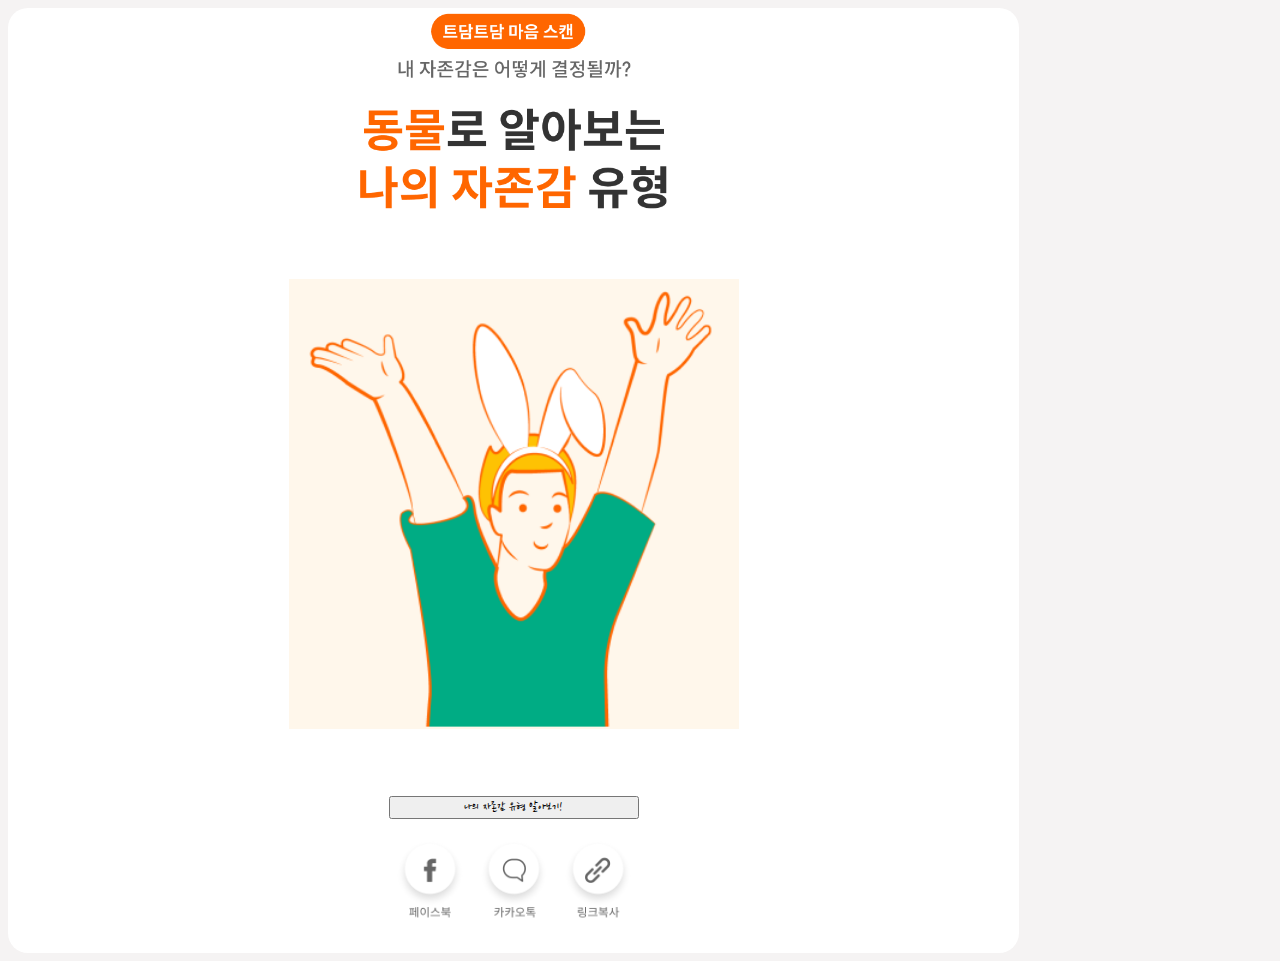
<file: index.html>
<!DOCTYPE html>

<head>
    <meta charset="UTF-8">
    <meta name="viewport" content="width=device-width, initial-scale=1.0">

    <!-- facebook -->
    <script>
        function shareFacebook() {
            var sendUrl = "https://semi0612.github.io/psytest.github.io/"; // 전달할 URL
            window.open("http://www.facebook.com/sharer/sharer.php?u=" + sendUrl);
        }
    </script>

    <!-- KakaoTalk Share Script -->
    <script>

        Kakao.init('카카오톡 API');
        function shareKatalk() {
            Kakao.Link.sendScrap({
                requestUrl: location.href
            });
        };

        function clip() {

            var url = '';
            var textarea = document.createElement("textarea");
            document.body.appendChild(textarea);
            url = window.document.location.href;
            textarea.value = url;
            textarea.select();
            document.execCommand("copy");
            document.body.removeChild(textarea);
            alert("URL이 복사되었습니다.")
        }

    </script>

    <!-- 파비콘 이미지-->
    <link rel="shortcut icon" href="img/favicon.ico">
    <link rel="apple-touch-icon-precomposed" href="img/favicon.ico" />


    <title>동물로 알아보는 나의 자존감 유형</title>


    <link href="https://cdn.jsdelivr.net/npm/bootstrap@5.0.0-beta2/dist/css/bootstrap.min.css" rel="stylesheet"
        integrity="sha384-BmbxuPwQa2lc/FVzBcNJ7UAyJxM6wuqIj61tLrc4wSX0szH/Ev+nYRRuWlolflfl" crossorigin="anonymous">
    <link rel="preconnect" href="https://fonts.gstatic.com">
    <link href="https://fonts.googleapis.com/css2?family=Nanum+Pen+Script&display=swap" rel="stylesheet">
    <link rel="stylesheet" href="./css/default.css">
    <link rel="stylesheet" href="./css/main.css">
    <link rel="stylesheet" href="./css/qna.css">
    <link rel="stylesheet" href="./css/animation.css">
    <link rel="stylesheet" href="./css/result.css">
    <link ref="stylesheet" tyle="text/css" href="./css/reset.css">
    <link ref="stylesheet" tyle="text/css" href="./css/style.css">
    <script src="https://developers.kakao.com/sdk/js/kakao.js"></script>
</head>

<body>
    <div class="container">
        <section id="main" class="mx-auto my-5 py-5 px-3">
            <div>
                <!-- 제목 여기-->
                <img src="./img/title.png" alt="titleImage" class="img-fluid" width="450px">
            </div>
            <p style="margin-top: 50px;">
                <img src="./img/main.png" alt="mainImage" class="img-fluid" width="450px">
            </p>
            <div class="col-lg-6 col-md-8 col-sm-10 col-12 mx-auto">
            </div>
            <div class="button">
                <a href="./form.html">
                    <button type="button" class="btn btn-outline-danger" style="width: 250px;">나의 자존감 유형 알아보기! </button>
                </a>
            </div>

            <!-- 공유 하기 버튼-->
            <div class="sns-go">
                    <!-- 페이스북 공유 -->
                    <li>
                        <a href="#" onclick="javascript:shareFacebook();" target="_blank" alt="Share on Facebook"><img
                                src="./img/sns_face.png" width="70" alt="페이스북 공유하기"></a>
                    </li>
                    <!-- 카카오톡 공유 -->
                    <li>
                        <a href="javascript:shareKatalk()"><img src="./img/sns_ka.png" width="70" alt="카카오톡 공유하기"></a>
                    </li>
                    <!-- 링크 복사-->
                    <li>
                        <a href="#" onclick="clip(); return false;" alt="Share"><img src="./img/링크 복사.png" width="70"
                                alt="링크 복사하기"></a>
                    </li>
            </div>
        </section>
    </div>


</body>
</file>
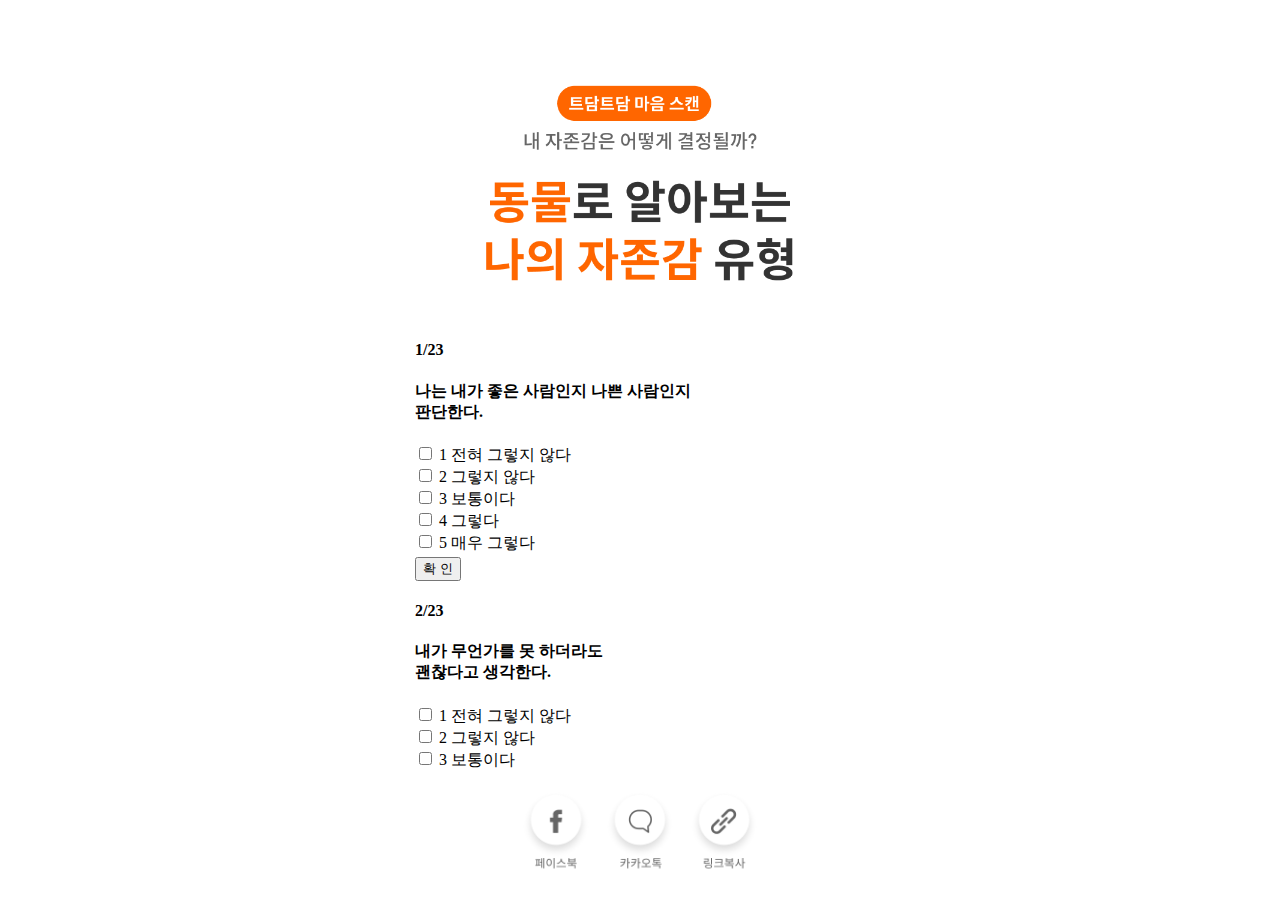
<file: form.html>
<!DOCTYPE html>

<head>
    <meta charset="UTF-8">
    <meta name="viewport" content="width=device-width, initial-scale=1.0">
    
    <script>
        // facebook
        function shareFacebook() {
            var sendUrl = "https://semi0612.github.io/psytest.github.io/"; // 전달할 URL
            window.open("http://www.facebook.com/sharer/sharer.php?u=" + sendUrl);
        }

        // KakaoTalk Share Script
        Kakao.init('카카오톡 API');
        function shareKatalk() {
            Kakao.Link.sendScrap({
                requestUrl: location.href
            });
        };

        // 링크 복사
        function clip() {

            var url = '';
            var textarea = document.createElement("textarea");
            document.body.appendChild(textarea);
            url = window.document.location.href;
            textarea.value = url;
            textarea.select();
            document.execCommand("copy");
            document.body.removeChild(textarea);
            alert("URL이 복사되었습니다.")
        }
    </script>

    <!-- 파비콘 이미지-->
    <link rel="shortcut icon" href="img/favicon.ico">
    <link rel="apple-touch-icon-precomposed" href="img/favicon.ico" />


    <title>동물로 알아보는 나의 자존감 유형</title>


    <link href="https://cdn.jsdelivr.net/npm/bootstrap@5.0.0-beta2/dist/css/bootstrap.min.css" rel="stylesheet"
        integrity="sha384-BmbxuPwQa2lc/FVzBcNJ7UAyJxM6wuqIj61tLrc4wSX0szH/Ev+nYRRuWlolflfl" crossorigin="anonymous">
    <link rel="preconnect" href="https://fonts.gstatic.com">
    <link href="https://fonts.googleapis.com/css2?family=Nanum+Pen+Script&display=swap" rel="stylesheet">
    <link rel="stylesheet" href="./css/main.css">
    <link rel="stylesheet" href="./css/animation.css">
    <link ref="stylesheet" tyle="text/css" href="./css/form.css">
    <link ref="stylesheet" tyle="text/css" href="./css/style.css">
    <link ref="stylesheet" tyle="text/css" href="./css/button.scss">
    <script src="https://developers.kakao.com/sdk/js/kakao.js"></script>
</head>

<body>
    <div class="container">
        <section id="main" style="margin-top: 80px; margin-left: auto; margin-right: auto; margin-bottom: 20px;">
            <div>
                <!-- 제목 여기-->
                <img src="./img/title.png" alt="titleImage" class="img-fluid" width="450px">          
            </div>
        </section>
        

        <!-- 질문 하는 곳 -->
        <section id="survey">
            <div class="wrapper" style="width: 450px; height: 450px; overflow: auto; margin-left: auto; margin-right: auto;">
                <form id="form">
                    <div class="test">
                        <div class="question_container">
                            <h4 class="number">1/23</h4>
                            <h4 class="question">나는 내가 좋은 사람인지 나쁜 사람인지<br>판단한다.</h4>
                        </div>
                        <div class="answer">
                            <label for="one">
                                <input id="one" type="checkbox" name="anser_1" value="5"> </label>
                                1 전혀 그렇지 않다
                            <br>
                            <label for="two">
                                <input id="two" type="checkbox" name="anser_1" value="4"> </label>
                                2 그렇지 않다
                            <br>
                            <label for="three">
                                <input id="three" type="checkbox" name="anser_1" value="3"> </label>
                                3 보통이다
                            <br>
                            <label for="four">
                                <input id="four" type="checkbox" name="anser_1" value="2"> </label>
                                4 그렇다
                            <br>
                            <label for="five">
                                <input id="five" type="checkbox" name="anser_1" value="1"> </label>
                                5 매우 그렇다
                            <br><br>
                        </div>
                        
                        <div class="btn-wrap" style="margin-top: -15px; margin-bottom: 15px;">
                            <button class="next_btn" onclick="a()">확&nbsp;인</button>
                        </div>
                    </div>
                    <div class="test">
                        <div class="question_container">
                            <h4 class="number">2/23</h4>
                            <h4 class="question">내가 무언가를 못 하더라도<br>괜찮다고 생각한다.</h4>
                        </div>
                        <div class="answer">
                            <label for="one">
                                <input id="one" type="checkbox" name="anser_1" value="1"> </label>
                                1 전혀 그렇지 않다
                            <br>
                            <label for="two">
                                <input id="two" type="checkbox" name="anser_1" value="2"> </label>
                                2 그렇지 않다
                             <br>
                            <label for="three">
                                <input id="three" type="checkbox" name="anser_1" value="3"> </label>
                                3 보통이다
                             <br>
                            <label for="four">
                                <input id="four" type="checkbox" name="anser_1" value="4"> </label>
                                4 그렇다
                             <br>
                            <label for="five">
                                <input id="five" type="checkbox" name="anser_1" value="5"> </label>
                                5 매우 그렇다
                             <br><br>
                        </div>
                        <div class="btn-wrap" style="margin-top: -15px; margin-bottom: 15px;">
                            <!--<button class="prev_btn">이&nbsp;전</button>-->
                            <button class="next_btn" onclick="a()">확&nbsp;인</button>
                        </div>
                    </div>
                    <div class="test">
                        <div class="question_container">
                            <h4 class="number">3/23</h4>
                            <h4 class="question">나는 무언가 실수하거나 실패하면<br>나의 가치가 떨어진다고 생각한다.</h4>
                        </div>
                        <div class="answer">
                            <label for="one">
                                <input id="one" type="checkbox" name="anser_1" value="5"> </label>
                                1 전혀 그렇지 않다
                             <br>
                            <label for="two">
                                <input id="two" type="checkbox" name="anser_1" value="4"> </label>
                                2 그렇지 않다
                             <br>
                            <label for="three">
                                <input id="three" type="checkbox" name="anser_1" value="3"> </label>
                                3 보통이다
                             <br>
                            <label for="four">
                                <input id="four" type="checkbox" name="anser_1" value="2"> </label>
                                4 그렇다
                             <br>
                            <label for="five">
                                <input id="five" type="checkbox" name="anser_1" value="1"> </label>
                                5 매우 그렇다
                             <br><br>
                        </div>
                        <div class="btn-wrap" style="margin-top: -15px; margin-bottom: 15px;">
                            <!--<button class="prev_btn">이&nbsp;전</button>-->
                            <button class="next_btn" onclick="a()">확&nbsp;인</button>
                        </div>
                    </div>
                    <div class="test">
                        <div class="question_container">
                            <h4 class="number">4/23</h4>
                            <h4 class="question">내가 좋은 사람이 되려면<br>어떠한 일을 능숙하게<br>해낼 수 있어야 한다고 생각한다.</h4>
                        </div>
                        <div class="answer">
                            <label for="one">
                                <input id="one" type="checkbox" name="anser_1" value="5"></label>
                                1 전혀 그렇지 않다
                             <br>
                            <label for="two">
                                <input id="two" type="checkbox" name="anser_1" value="4"></label>
                                2 그렇지 않다
                             <br>
                            <label for="three">
                                <input id="three" type="checkbox" name="anser_1" value="3"></label>
                                3 보통이다
                             <br>
                            <label for="four">
                                <input id="four" type="checkbox" name="anser_1" value="2"></label>
                                4 그렇다
                             <br>
                            <label for="five">
                                <input id="five" type="checkbox" name="anser_1" value="1"></label>
                                5 매우 그렇다
                             <br><br>
                        </div>
                        <div class="btn-wrap" style="margin-top: -15px; margin-bottom: 15px;">
                            <!--<button class="prev_btn">이&nbsp;전</button>-->
                            <button class="next_btn" onclick="a()">확&nbsp;인</button>
                        </div>
                    </div>
                    <div class="test">
                        <div class="question_container">
                            <h4 class="number">5/23</h4>
                            <h4 class="question">내가 무언가를 못하면<br>가치 없는 사람처럼 느껴진다.</h4>
                        </div>
                        <div class="answer">
                            <label for="one">
                                <input id="one" type="checkbox" name="anser_1" value="5"></label>
                                1 전혀 그렇지 않다
                             <br>
                            <label for="two">
                                <input id="two" type="checkbox" name="anser_1" value="4"></label>
                                2 그렇지 않다
                             <br>
                            <label for="three">
                                <input id="three" type="checkbox" name="anser_1" value="3"></label>
                                3 보통이다
                             <br>
                            <label for="four">
                                <input id="four" type="checkbox" name="anser_1" value="2"></label>
                                4 그렇다
                             <br>
                            <label for="five">
                                <input id="five" type="checkbox" name="anser_1" value="1"></label>
                                5 매우 그렇다
                             <br><br>
                        </div>
                        <div class="btn-wrap" style="margin-top: -15px; margin-bottom: 15px;">
                            <!--<button class="prev_btn">이&nbsp;전</button>-->
                            <button class="next_btn" onclick="a()">확&nbsp;인</button>
                        </div>
                    </div>
                    <div class="test">
                        <div class="question_container">
                            <h4 class="number">6/23</h4>
                            <h4 class="question">나는 무언가를 능숙히 해내거나<br>일에서 성공한 사람들은<br>특별히 더 가치있는 사람이라고 생각한다.</h4>
                        </div>
                        <div class="answer">
                            <label for="one">
                                <input id="one" type="checkbox" name="anser_1" value="5"></label>
                                1 전혀 그렇지 않다
                             <br>
                            <label for="two">
                                <input id="two" type="checkbox" name="anser_1" value="4"></label>
                                2 그렇지 않다
                             <br>
                            <label for="three">
                                <input id="three" type="checkbox" name="anser_1" value="3"></label>
                                3 보통이다
                             <br>
                            <label for="four">
                                <input id="four" type="checkbox" name="anser_1" value="2"></label>
                                4 그렇다
                             <br>
                            <label for="five">
                                <input id="five" type="checkbox" name="anser_1" value="1"></label>
                                5 매우 그렇다
                             <br><br>
                        </div>
                        <div class="btn-wrap" style="margin-top: -15px; margin-bottom: 15px;">
                            <!--<button class="prev_btn">이&nbsp;전</button>-->
                            <button class="next_btn" onclick="a()">확&nbsp;인</button>
                        </div>
                    </div>
                    <div class="test">
                        <div class="question_container">
                            <h4 class="number">7/23</h4>
                            <h4 class="question">나는 내가 충분히 가치있는 사람인지<br> 판단하기 위해 다른 사람과 나 자신을<br> 비교한다.</h4>
                        </div>
                        <div class="answer">
                            <label for="one">
                                <input id="one" type="checkbox" name="anser_1" value="5"></label>
                                1 전혀 그렇지 않다
                             <br>
                            <label for="two">
                                <input id="two" type="checkbox" name="anser_1" value="4"></label>
                                2 그렇지 않다
                             <br>
                            <label for="three">
                                <input id="three" type="checkbox" name="anser_1" value="3"></label>
                                3 보통이다
                             <br>
                            <label for="four">
                                <input id="four" type="checkbox" name="anser_1" value="2"></label>
                                4 그렇다
                             <br>
                            <label for="five">
                                <input id="five" type="checkbox" name="anser_1" value="1"></label>
                                5 매우 그렇다
                             <br><br>
                        </div>
                        <div class="btn-wrap" style="margin-top: -15px; margin-bottom: 15px;">
                            <!--<button class="prev_btn">이&nbsp;전</button>-->
                            <button class="next_btn" onclick="a()">확&nbsp;인</button>
                        </div>
                    </div>
                    <div class="test">
                        <div class="question_container">
                            <h4 class="number">8/23</h4>
                            <h4 class="question">나는 부정적 피드백을 받으면<br> 스스로를 발전시킬 기회로 활용한다.</h4>
                        </div>
                        <div class="answer">
                            <label for="one">
                                <input id="one" type="checkbox" name="anser_2" value="1"></label>
                                1 전혀 그렇지 않다
                             <br>
                            <label for="two">
                                <input id="two" type="checkbox" name="anser_2" value="2"></label>
                                2 그렇지 않다
                             <br>
                            <label for="three">
                                <input id="three" type="checkbox" name="anser_2" value="3"></label>
                                3 보통이다
                             <br>
                            <label for="four">
                                <input id="four" type="checkbox" name="anser_2" value="4"></label>
                                4 그렇다
                             <br>
                            <label for="five">
                                <input id="five" type="checkbox" name="anser_2" value="5"></label>
                                5 매우 그렇다
                             <br><br>
                        </div>
                        <div class="btn-wrap" style="margin-top: -15px; margin-bottom: 15px;">
                            <!--<button class="prev_btn">이&nbsp;전</button>-->
                            <button class="next_btn" onclick="b()">확&nbsp;인</button>
                        </div>
                    </div>
                    <div class="test">
                        <div class="question_container">
                            <h4 class="number">9/23</h4>
                            <h4 class="question">나는 누군가에게 부정적 피드백을 받으면<br> 충고나 조언보다는 비난으로 받아들인다.</h4>
                        </div>
                        <div class="answer">
                            <label for="one">
                                <input id="one" type="checkbox" name="anser_2" value="5"></label>
                                1 전혀 그렇지 않다
                             <br>
                            <label for="two">
                                <input id="two" type="checkbox" name="anser_2" value="4"></label>
                                2 그렇지 않다
                             <br>
                            <label for="three">
                                <input id="three" type="checkbox" name="anser_2" value="3"></label>
                                3 보통이다
                             <br>
                            <label for="four">
                                <input id="four" type="checkbox" name="anser_2" value="2"></label>
                                4 그렇다
                             <br>
                            <label for="five">
                                <input id="five" type="checkbox" name="anser_2" value="1"></label>
                                5 매우 그렇다
                             <br><br>
                        </div>
                        <div class="btn-wrap" style="margin-top: -15px; margin-bottom: 15px;">
                            <!--<button class="prev_btn">이&nbsp;전</button>-->
                            <button class="next_btn" onclick="b()">확&nbsp;인</button>
                        </div>
                    </div>
                    <div class="test">
                        <div class="question_container">
                            <h4 class="number">10/23</h4>
                            <h4 class="question">나에게 안 좋은 이야기를 한 사람에게는<br> 마음을 열기가 어렵다.</h4>
                        </div>
                        <div class="answer">
                            <label for="one">
                                <input id="one" type="checkbox" name="anser_2" value="5"></label>
                                1 전혀 그렇지 않다
                             <br>
                            <label for="two">
                                <input id="two" type="checkbox" name="anser_2" value="4"></label>
                                2 그렇지 않다
                             <br>
                            <label for="three">
                                <input id="three" type="checkbox" name="anser_2" value="3"></label>
                                3 보통이다
                             <br>
                            <label for="four">
                                <input id="four" type="checkbox" name="anser_2" value="2"></label>
                                4 그렇다
                             <br>
                            <label for="five">
                                <input id="five" type="checkbox" name="anser_2" value="1"></label>
                                5 매우 그렇다
                             <br><br>
                        </div>
                        <div class="btn-wrap" style="margin-top: -15px; margin-bottom: 15px;">
                            <!--<button class="prev_btn">이&nbsp;전</button>-->
                            <button class="next_btn" onclick="b()">확&nbsp;인</button>
                        </div>
                    </div>
                    <div class="test">
                        <div class="question_container">
                            <h4 class="number">11/23</h4>
                            <h4 class="question">다른 사람이 나에게 <br>안 좋은 이야기를 하면<br> 나 자신이 더 나쁘게 느껴진다.</h4>
                        </div>
                        <div class="answer">
                            <label for="one">
                                <input id="one" type="checkbox" name="anser_2" value="5"></label>
                                1 전혀 그렇지 않다
                             <br>
                            <label for="two">
                                <input id="two" type="checkbox" name="anser_2" value="4"></label>
                                2 그렇지 않다
                             <br>
                            <label for="three">
                                <input id="three" type="checkbox" name="anser_2" value="3"></label>
                                3 보통이다
                             <br>
                            <label for="four">
                                <input id="four" type="checkbox" name="anser_2" value="2"></label>
                                4 그렇다
                             <br>
                            <label for="five">
                                <input id="five" type="checkbox" name="anser_2" value="1"></label>
                                5 매우 그렇다
                             <br><br>
                        </div>
                        <div class="btn-wrap" style="margin-top: -15px; margin-bottom: 15px;">
                            <!--<button class="prev_btn">이&nbsp;전</button>-->
                            <button class="next_btn" onclick="b()">확&nbsp;인</button>
                        </div>
                    </div>
                    <div class="test">
                        <div class="question_container">
                            <h4 class="number">12/23</h4>
                            <h4 class="question">나는 다른 사람에게 피드백을 받으면<br> 피드백의 내용보다는 상대방이 나를<br> 어떻게 생각할지가 더 걱정된다.</h4>
                        </div>
                        <div class="answer">
                            <label for="one">
                                <input id="one" type="checkbox" name="anser_2" value="5"></label>
                                1 전혀 그렇지 않다
                             <br>
                            <label for="two">
                                <input id="two" type="checkbox" name="anser_2" value="4"></label>
                                2 그렇지 않다
                             <br>
                            <label for="three">
                                <input id="three" type="checkbox" name="anser_2" value="3"></label>
                                3 보통이다
                             <br>
                            <label for="four">
                                <input id="four" type="checkbox" name="anser_2" value="2"></label>
                                4 그렇다
                             <br>
                            <label for="five">
                                <input id="five" type="checkbox" name="anser_2" value="1"></label>
                                5 매우 그렇다
                             <br><br>
                        </div>
                        <div class="btn-wrap" style="margin-top: -15px; margin-bottom: 15px;">
                            <!--<button class="prev_btn">이&nbsp;전</button>-->
                            <button class="next_btn" onclick="b()">확&nbsp;인</button>
                        </div>
                    </div>
                    <div class="test">
                        <div class="question_container">
                            <h4 class="number">13/23</h4>
                            <h4 class="question">다른 사람들이 나를<br> 인정하거나 칭찬하지 않더라도<br> 나는 가치있는 사람이라고 생각한다.</h4>
                        </div>
                        <div class="answer">
                            <label for="one">
                                <input id="one" type="checkbox" name="anser_2" value="1"></label>
                                1 전혀 그렇지 않다
                             <br>
                            <label for="two">
                                <input id="two" type="checkbox" name="anser_2" value="2"></label>
                                2 그렇지 않다
                             <br>
                            <label for="three">
                                <input id="three" type="checkbox" name="anser_2" value="3"></label>
                                3 보통이다
                             <br>
                            <label for="four">
                                <input id="four" type="checkbox" name="anser_2" value="4"></label>
                                4 그렇다
                             <br>
                            <label for="five">
                                <input id="five" type="checkbox" name="anser_2" value="5"></label>
                                5 매우 그렇다
                             <br><br>
                        </div>
                        <div class="btn-wrap" style="margin-top: -15px; margin-bottom: 15px;">
                            <!--<button class="prev_btn">이&nbsp;전</button>-->
                            <button class="next_btn" onclick="b()">확&nbsp;인</button>
                        </div>
                    </div>
                    <div class="test">
                        <div class="question_container">
                            <h4 class="number">14/23</h4>
                            <h4 class="question">나는 내가<br> 꽤 괜찮은 사람이라고 생각한다.</h4>
                        </div>
                        <div class="answer">
                            <label for="one">
                                <input id="one" type="checkbox" name="anser_3" value="1"></label>
                                1 전혀 그렇지 않다
                             <br>
                            <label for="two">
                                <input id="two" type="checkbox" name="anser_3" value="2"></label>
                                2 그렇지 않다
                             <br>
                            <label for="three">
                                <input id="three" type="checkbox" name="anser_3" value="3"></label>
                                3 보통이다
                             <br>
                            <label for="four">
                                <input id="four" type="checkbox" name="anser_3" value="4"></label>
                                4 그렇다
                             <br>
                            <label for="five">
                                <input id="five" type="checkbox" name="anser_3" value="5"></label>
                                5 매우 그렇다
                             <br><br>
                        </div>
                        <div class="btn-wrap" style="margin-top: -15px; margin-bottom: 15px;">
                            <!--<button class="prev_btn">이&nbsp;전</button>-->
                            <button class="next_btn" onclick="c()">확&nbsp;인</button>
                        </div>
                    </div>
                    <div class="test">
                        <div class="question_container">
                            <h4 class="number">15/23</h4>
                            <h4 class="question">나는 나 자신이 대체로 만족스럽다.</h4>
                        </div>
                        <div class="answer">
                            <label for="one">
                                <input id="one" type="checkbox" name="anser_3" value="1"></label>
                                1 전혀 그렇지 않다
                             <br>
                            <label for="two">
                                <input id="two" type="checkbox" name="anser_3" value="2"></label>
                                2 그렇지 않다
                             <br>
                            <label for="three">
                                <input id="three" type="checkbox" name="anser_3" value="3"></label>
                                3 보통이다
                             <br>
                            <label for="four">
                                <input id="four" type="checkbox" name="anser_3" value="4"></label>
                                4 그렇다
                             <br>
                            <label for="five">
                                <input id="five" type="checkbox" name="anser_3" value="5"></label>
                                5 매우 그렇다
                             <br><br>
                        </div>
                        <div class="btn-wrap" style="margin-top: -15px; margin-bottom: 15px;">
                            <!--<button class="prev_btn">이&nbsp;전</button>-->
                            <button class="next_btn" onclick="c()">확&nbsp;인</button>
                        </div>
                    </div>
                    <div class="test">
                        <div class="question_container">
                            <h4 class="number">16/23</h4>
                            <h4 class="question">나도 대부분의 사람들처럼<br> 뭔가 해낼 수 있다.</h4>
                        </div>
                        <div class="answer">
                            <label for="one">
                                <input id="one" type="checkbox" name="anser_3" value="1"></label>
                                1 전혀 그렇지 않다
                             <br>
                            <label for="two">
                                <input id="two" type="checkbox" name="anser_3" value="2"></label>
                                2 그렇지 않다
                             <br>
                            <label for="three">
                                <input id="three" type="checkbox" name="anser_3" value="3"></label>
                                3 보통이다
                             <br>
                            <label for="four">
                                <input id="four" type="checkbox" name="anser_3" value="4"></label>
                                4 그렇다
                             <br>
                            <label for="five">
                                <input id="five" type="checkbox" name="anser_3" value="5"></label>
                                5 매우 그렇다
                             <br><br>
                        </div>
                        <div class="btn-wrap" style="margin-top: -15px; margin-bottom: 15px;"></label>
                            <!--<button class="prev_btn">이&nbsp;전</button>-->
                            <button class="next_btn" onclick="c()">확&nbsp;인</button>
                        </div>
                    </div>
                    <div class="test">
                        <div class="question_container">
                            <h4 class="number">17/23</h4>
                            <h4 class="question">나는 나 자신이 마음에 들지 않는다. </h4>
                        </div>
                        <div class="answer">
                            <label for="one">
                                <input id="one" type="checkbox" name="anser_3" value="5"></label>
                                1 전혀 그렇지 않다
                             <br>
                            <label for="two">
                                <input id="two" type="checkbox" name="anser_3" value="4"></label>
                                2 그렇지 않다
                             <br>
                            <label for="three">
                                <input id="three" type="checkbox" name="anser_3" value="3"></label>
                                3 보통이다
                             <br>
                            <label for="four">
                                <input id="four" type="checkbox" name="anser_3" value="2"></label>
                                4 그렇다
                             <br>
                            <label for="five">
                                <input id="five" type="checkbox" name="anser_3" value="1"></label>
                                5 매우 그렇다
                             <br><br>
                        </div>
                        <div class="btn-wrap" style="margin-top: -15px; margin-bottom: 15px;">
                            <!--<button class="prev_btn">이&nbsp;전</button>-->
                            <button class="next_btn" onclick="c()">확&nbsp;인</button>
                        </div>
                    </div>
                    <div class="test">
                        <div class="question_container">
                            <h4 class="number">18/23</h4>
                            <h4 class="question">나는 내가 대부분의 사람들만큼<br> 가치 있는 사람이라고 생각한다.</h4>
                        </div>
                        <div class="answer">
                            <label for="one">
                                <input id="one" type="checkbox" name="anser_3" value="1"></label>
                                1 전혀 그렇지 않다
                             <br>
                            <label for="two">
                                <input id="two" type="checkbox" name="anser_3" value="2"></label>
                                2 그렇지 않다
                             <br>
                            <label for="three">
                                <input id="three" type="checkbox" name="anser_3" value="3"></label>
                                3 보통이다
                             <br>
                            <label for="four">
                                <input id="four" type="checkbox" name="anser_3" value="4"></label>
                                4 그렇다
                             <br>
                            <label for="five">
                                <input id="five" type="checkbox" name="anser_3" value="5"></label>
                                5 매우 그렇다
                             <br><br>
                        </div>
                        <div class="btn-wrap" style="margin-top: -15px; margin-bottom: 15px;">
                            <!--<button class="prev_btn">이&nbsp;전</button>-->
                            <button class="next_btn" onclick="c()">확&nbsp;인</button>
                        </div>
                    </div>
                    <div class="test">
                        <div class="question_container">
                            <h4 class="number">19/23</h4>
                            <h4 class="question">나는 스스로가 못마땅하다고 느낀다. </h4>
                        </div>
                        <div class="answer">
                            <label for="one">
                                <input id="one" type="checkbox" name="anser_3" value="5"></label>
                                1 전혀 그렇지 않다
                             <br>
                            <label for="two">
                                <input id="two" type="checkbox" name="anser_3" value="4"></label>
                                2 그렇지 않다
                             <br>
                            <label for="three">
                                <input id="three" type="checkbox" name="anser_3" value="3"></label>
                                3 보통이다
                             <br>
                            <label for="four">
                                <input id="four" type="checkbox" name="anser_3" value="2"></label>
                                4 그렇다
                             <br>
                            <label for="five">
                                <input id="five" type="checkbox" name="anser_3" value="1"></label>
                                5 매우 그렇다
                             <br><br>
                        </div>
                        <div class="btn-wrap" style="margin-top: -15px; margin-bottom: 15px;">
                            <!--<button class="prev_btn">이&nbsp;전</button>-->
                            <button class="next_btn" onclick="c()">확&nbsp;인</button>
                        </div>
                    </div>
                    <div class="test">
                        <div class="question_container">
                            <h4 class="number">20/23</h4>
                            <h4 class="question">가끔은 내가 실패한 사람으로 느껴진다.</h4>
                        </div>
                        <div class="answer">
                            <label for="one">
                                <input id="one" type="checkbox" name="anser_3" value="5"></label>
                                1 전혀 그렇지 않다
                             <br>
                            <label for="two">
                                <input id="two" type="checkbox" name="anser_3" value="4"></label>
                                2 그렇지 않다
                             <br>
                            <label for="three">
                                <input id="three" type="checkbox" name="anser_3" value="3"></label>
                                3 보통이다
                             <br>
                            <label for="four">
                                <input id="four" type="checkbox" name="anser_3" value="2"></label>
                                4 그렇다
                             <br>
                            <label for="five">
                                <input id="five" type="checkbox" name="anser_3" value="1"></label>
                                5 매우 그렇다
                             <br><br>
                        </div>
                        <div class="btn-wrap" style="margin-top: -15px; margin-bottom: 15px;">
                            <!--<button class="prev_btn">이&nbsp;전</button>-->
                            <button class="next_btn" onclick="c()">확&nbsp;인</button>
                        </div>
                    </div>
                    <div class="test">
                        <div class="question_container">
                            <h4 class="number">21/23</h4>
                            <h4 class="question">나는 나 자신이 다른 사람들보다<br> 열등하게 느껴진다.</h4>
                        </div>
                        <div class="answer">
                            <label for="one">
                                <input id="one" type="checkbox" name="anser_3" value="5"></label>
                                1 전혀 그렇지 않다
                             <br>
                            <label for="two">
                                <input id="two" type="checkbox" name="anser_3" value="4"></label>
                                2 그렇지 않다
                             <br>
                            <label for="three">
                                <input id="three" type="checkbox" name="anser_3" value="3"></label>
                                3 보통이다
                             <br>
                            <label for="four">
                                <input id="four" type="checkbox" name="anser_3" value="2"></label>
                                4 그렇다
                             <br>
                            <label for="five">
                                <input id="five" type="checkbox" name="anser_3" value="1"></label>
                                5 매우 그렇다
                             <br><br>
                        </div>
                        <div class="btn-wrap" style="margin-top: -15px; margin-bottom: 15px;">
                            <!--<button class="prev_btn">이&nbsp;전</button>-->
                            <button class="next_btn" onclick="c()">확&nbsp;인</button>
                        </div>
                    </div>
                    <div class="test">
                        <div class="question_container">
                            <h4 class="number">22/23</h4>
                            <h4 class="question">나는 대부분의 사람들만큼<br> 무언가 해낼 수 있는 능력이<br> 있다고 느낀다. </h4>
                        </div>
                        <div class="answer">
                            <label for="one">
                                <input id="one" type="checkbox" name="anser_3" value="1"></label>
                                1 전혀 그렇지 않다
                             <br>
                            <label for="two">
                                <input id="two" type="checkbox" name="anser_3" value="2"></label>
                                2 그렇지 않다
                             <br>
                            <label for="three">
                                <input id="three" type="checkbox" name="anser_3" value="3"></label>
                                3 보통이다
                             <br>
                            <label for="four">
                                <input id="four" type="checkbox" name="anser_3" value="4"></label>
                                4 그렇다
                             <br>
                            <label for="five">
                                <input id="five" type="checkbox" name="anser_3" value="5"></label>
                                5 매우 그렇다
                             <br><br>
                        </div>
                        <div class="btn-wrap" style="margin-top: -15px; margin-bottom: 15px;">
                            <!--<button class="prev_btn">이&nbsp;전</button>-->
                            <button class="next_btn" onclick="c()">확&nbsp;인</button>
                        </div>
                    </div>
                    <div class="test">
                        <div class="question_container">
                            <h4 class="number">23/23</h4>
                            <h4 class="question">나는 대부분의 사람들과 함께<br> 무언가를 잘 해낼 수 있다.</h4>
                        </div>
                        <div class="answer">
                            <label for="one">
                                <input id="one" type="checkbox" name="anser_3" value="1"></label>
                                1 전혀 그렇지 않다
                             <br>
                            <label for="two">
                                <input id="two" type="checkbox" name="anser_3" value="2"></label>
                                2 그렇지 않다
                             <br>
                            <label for="three">
                                <input id="three" type="checkbox" name="anser_3" value="3"></label>
                                3 보통이다
                             <br>
                            <label for="four">
                                <input id="four" type="checkbox" name="anser_3" value="4"></label>
                                4 그렇다
                             <br>
                            <label for="five">
                                <input id="five" type="checkbox" name="anser_3" value="5"></label>
                                5 매우 그렇다
                             <br><br>
                        </div>
                        <div class="btn_wrap btn_sort">
                            <!--<button class="prev_btn">이&nbsp;전</button>-->
                            <input type="submit" value="제출" onclick="c()">
                        </div>
                    </div>
                </form>
            </div>
        </section>

        <script src="https://code.jquery.com/jquery-3.6.0.js"></script>
        <script type="text/javascript" src="./js/form.js"></script>

        <!-- 공유 하기 버튼-->
        <div class="sns-go">
            <!-- 페이스북 공유 -->
            <li>
                <a href="#" onclick="javascript:shareFacebook();" target="_blank" alt="Share on Facebook"><img
                        src="./img/sns_face.png" width="70" alt="페이스북 공유하기"></a>
            </li>
            <!-- 카카오톡 공유 -->
            <li>
                <a href="javascript:shareKatalk()"><img src="./img/sns_ka.png" width="70" alt="카카오톡 공유하기"></a>
            </li>
            <!-- 링크 복사-->
            <li>
                <a href="#" onclick="clip(); return false;" alt="Share"><img src="./img/링크 복사.png" width="70"
                        alt="링크 복사하기"></a>
            </li>
        </div>

    </div>


</body>
</file>
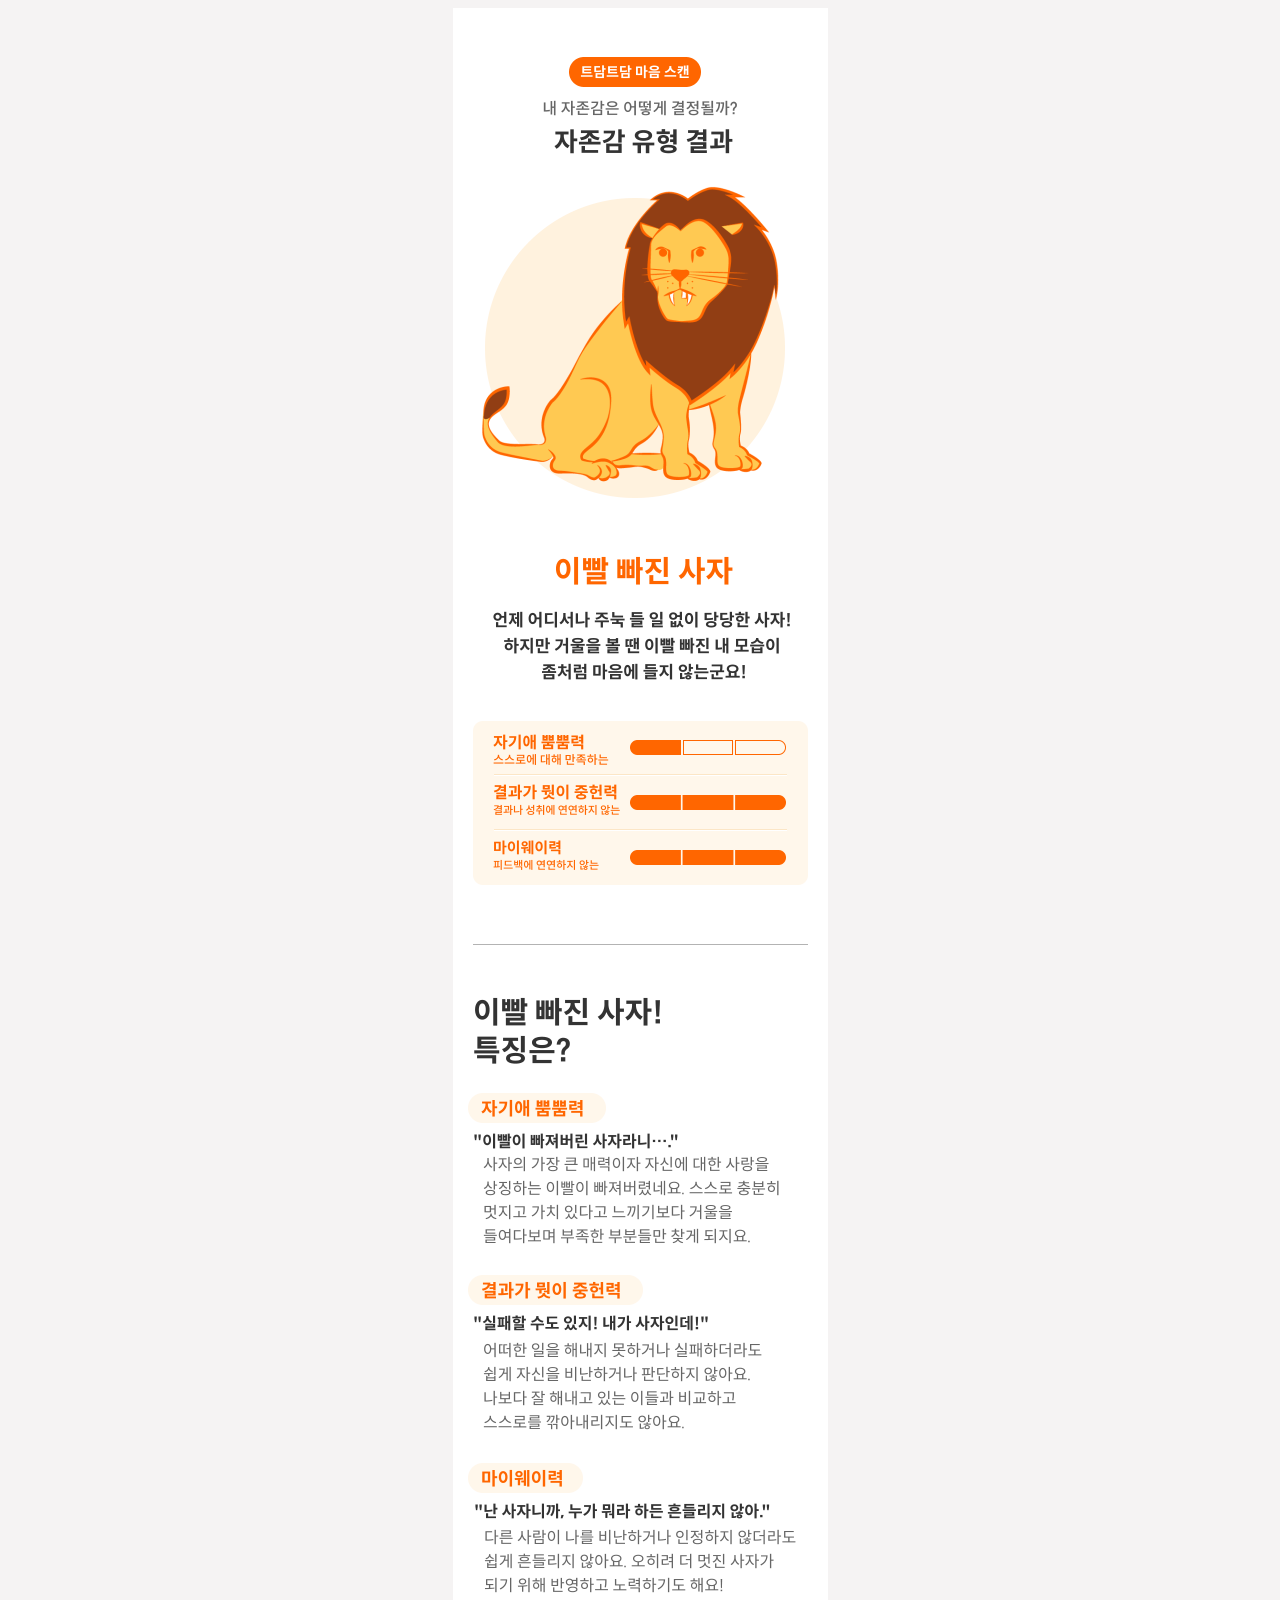
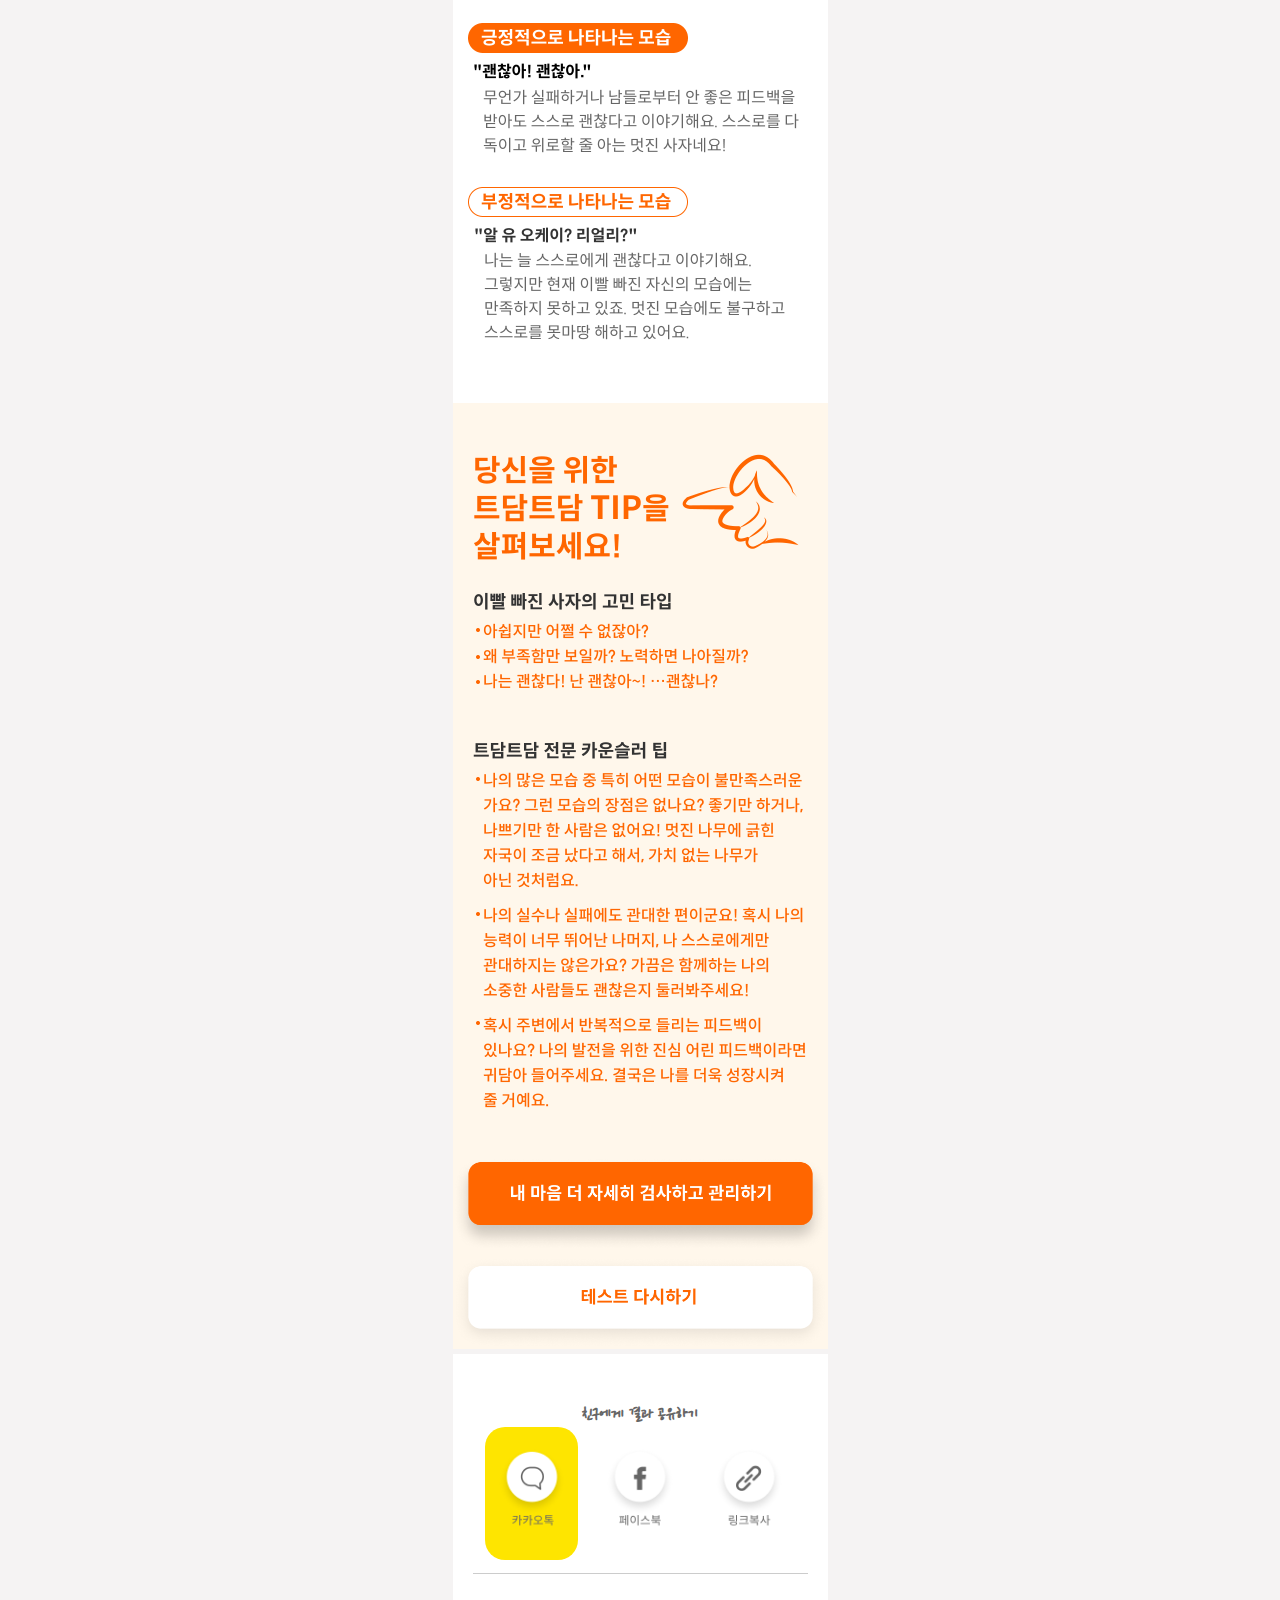
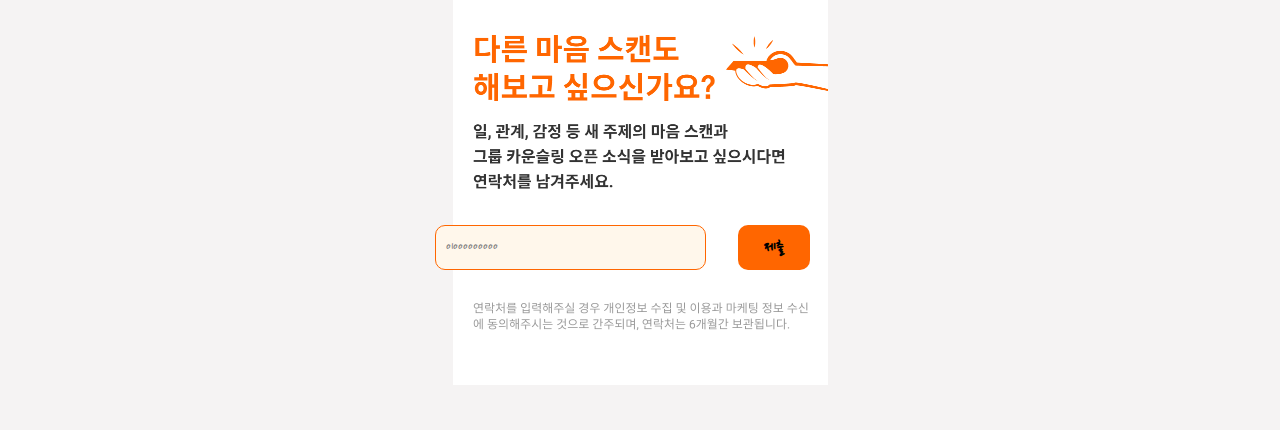
<file: Lion.html>
<!DOCTYPE html>

<head>
    <meta charset="UTF-8">
    <meta name="viewport" content="width=device-width, initial-scale=1.0">

    <script>
        // facebook
        function shareFacebook() {
            var sendUrl = "https://semi0612.github.io/psytest.github.io/"; // 전달할 URL
            window.open("http://www.facebook.com/sharer/sharer.php?u=" + sendUrl);
        }

        // KakaoTalk Share Script
        Kakao.init('카카오톡 API');
        function shareKatalk() {
            Kakao.Link.sendScrap({
                requestUrl: location.href
            });
        };

        // 링크 복사
        function clip() {

            var url = '';
            var textarea = document.createElement("textarea");
            document.body.appendChild(textarea);
            url = window.document.location.href;
            textarea.value = url;
            textarea.select();
            document.execCommand("copy");
            document.body.removeChild(textarea);
            alert("URL이 복사되었습니다.")
        }
    </script>

    <!-- 파비콘 이미지-->
    <link rel="shortcut icon" href="img/favicon.ico">
    <link rel="apple-touch-icon-precomposed" href="../img/favicon.ico" />


    <title>동물로 알아보는 나의 자존감 유형</title>

    <link href="https://cdn.jsdelivr.net/npm/bootstrap@5.0.0-beta2/dist/css/bootstrap.min.css" rel="stylesheet"
        integrity="sha384-BmbxuPwQa2lc/FVzBcNJ7UAyJxM6wuqIj61tLrc4wSX0szH/Ev+nYRRuWlolflfl" crossorigin="anonymous">
    <link rel="preconnect" href="https://fonts.gstatic.com">
    <link href="https://fonts.googleapis.com/css2?family=Nanum+Pen+Script&display=swap" rel="stylesheet">
    <link rel="stylesheet" href="../css/default.css">
    <link rel="stylesheet" href="../css/main.css">
    <link rel="stylesheet" href="../css/qna.css">
    <link rel="stylesheet" href="../css/animation.css">
    <link rel="stylesheet" href="../css/result.css">
    <link ref="stylesheet" tyle="text/css" href="../css/reset.css">
    <link ref="stylesheet" tyle="text/css" href="../css/style.css">
    <script src="https://developers.kakao.com/sdk/js/kakao.js"></script>
</head>

<body>
    <style>
        div {
            display: block;
        }
    </style>
    <div id="__next">
        <div style="left: 10px; margin: 0px auto; max-width: 800px; right: 10px; top: 70px; z-index: 1060;">
            <div class="page-container">
                <div class="wrapper" style="max-width: 450px; text-align: center; padding: 0; margin: 0 auto; width: 100%;">
                    <div class="maum-scan" style="position: relative; color: red;">
                        <img src="../img/Lion.png" width="375px">
                        <div class="button-wrapper" style="position: absolute; bottom: 0px;">
                            <a href="https://trevari.co.kr/TDTD">
                                <input type="image" src="../img/내 마음 더 자세히 알기.png" width="375px">
                            </a>
                            <a href="../index.html">
                                <input type="image" src="../img/테스트 다시하기.png" width="375px">
                            </a>
                        </div>
                    </div>
                    <div class="bottom-common" style="margin-bottom: 40px; position: relative;">
                        <img src="../img/하단 이미지.png" width="375px">
                        <div class="share-wrapper" style="position: absolute; width: 100%; top: 50px;">
                            <div class="share-title" style="margin-bottom: 10px; color: rgb(102, 102, 102); font-size: 18px; font-weight: bold;">
                                친구에게 결과 공유하기
                                <div class="share-types" style="display: flex; justify-content: space-between; padding: 0px 70px;">
                                    <div class="kakao" style="cursor: pointer; color: rgb(153, 153, 153); font-size: 12px; width: 30%;">
                                        <div class="sns-go">
                                            <a href="javascript:shareKatalk()"><img src="../img/sns_ka.png" width="70" alt="카카오톡 공유하기"></a>
                                        </div>
                                    </div>
                                    <div class="fb" style="cursor: pointer; color: rgb(153, 153, 153); font-size: 12px; width: 30%;">
                                        <div class="sns-go">
                                            <a href="#" onclick="javascript:shareFacebook();" target="_blank" alt="Share on Facebook"><img
                                                src="../img/sns_face.png" width="70" alt="페이스북 공유하기"></a>
                                        </div>
                                    </div>
                                    <div class="link" style="cursor: pointer; color: rgb(153, 153, 153); font-size: 12px; width: 30%;">
                                        <div class="sns-go">
                                            <a href="#" onclick="clip(); return false;" alt="Share"><img src="../img/링크 복사.png" width="70"
                                                alt="링크 복사하기"></a>
                                        </div>
                                    </div>
                                </div>
                            </div>
                        </div>
                        <div class="subscribe" style="position: absolute; width: 375px; bottom: 120px; padding: 0px 20px;">
                            <form class="form" style="display: flex; justify-content: space-between; height: 45px;">
                                <input type="text" placeholder="01000000000" class="telinput" style="background-color: rgb(255, 247, 235); border: 1px solid rgb(255, 102, 0); border-radius: 10px; margin-right: 8px; width: 257px; padding-left: 10px;">
                                <button class="btn btn-secondary btn-lg" style="background-color: rgb(255, 102, 0); border: rgb(255, 255, 255); border-radius: 10px; font-size: 17px; font-weight: bold; width: 72px;">
                                    제출
                                </button>
                            </form>
                        </div>
                    </div>
                </div>
            </div>
        </div>
    </div>
</body>
</file>
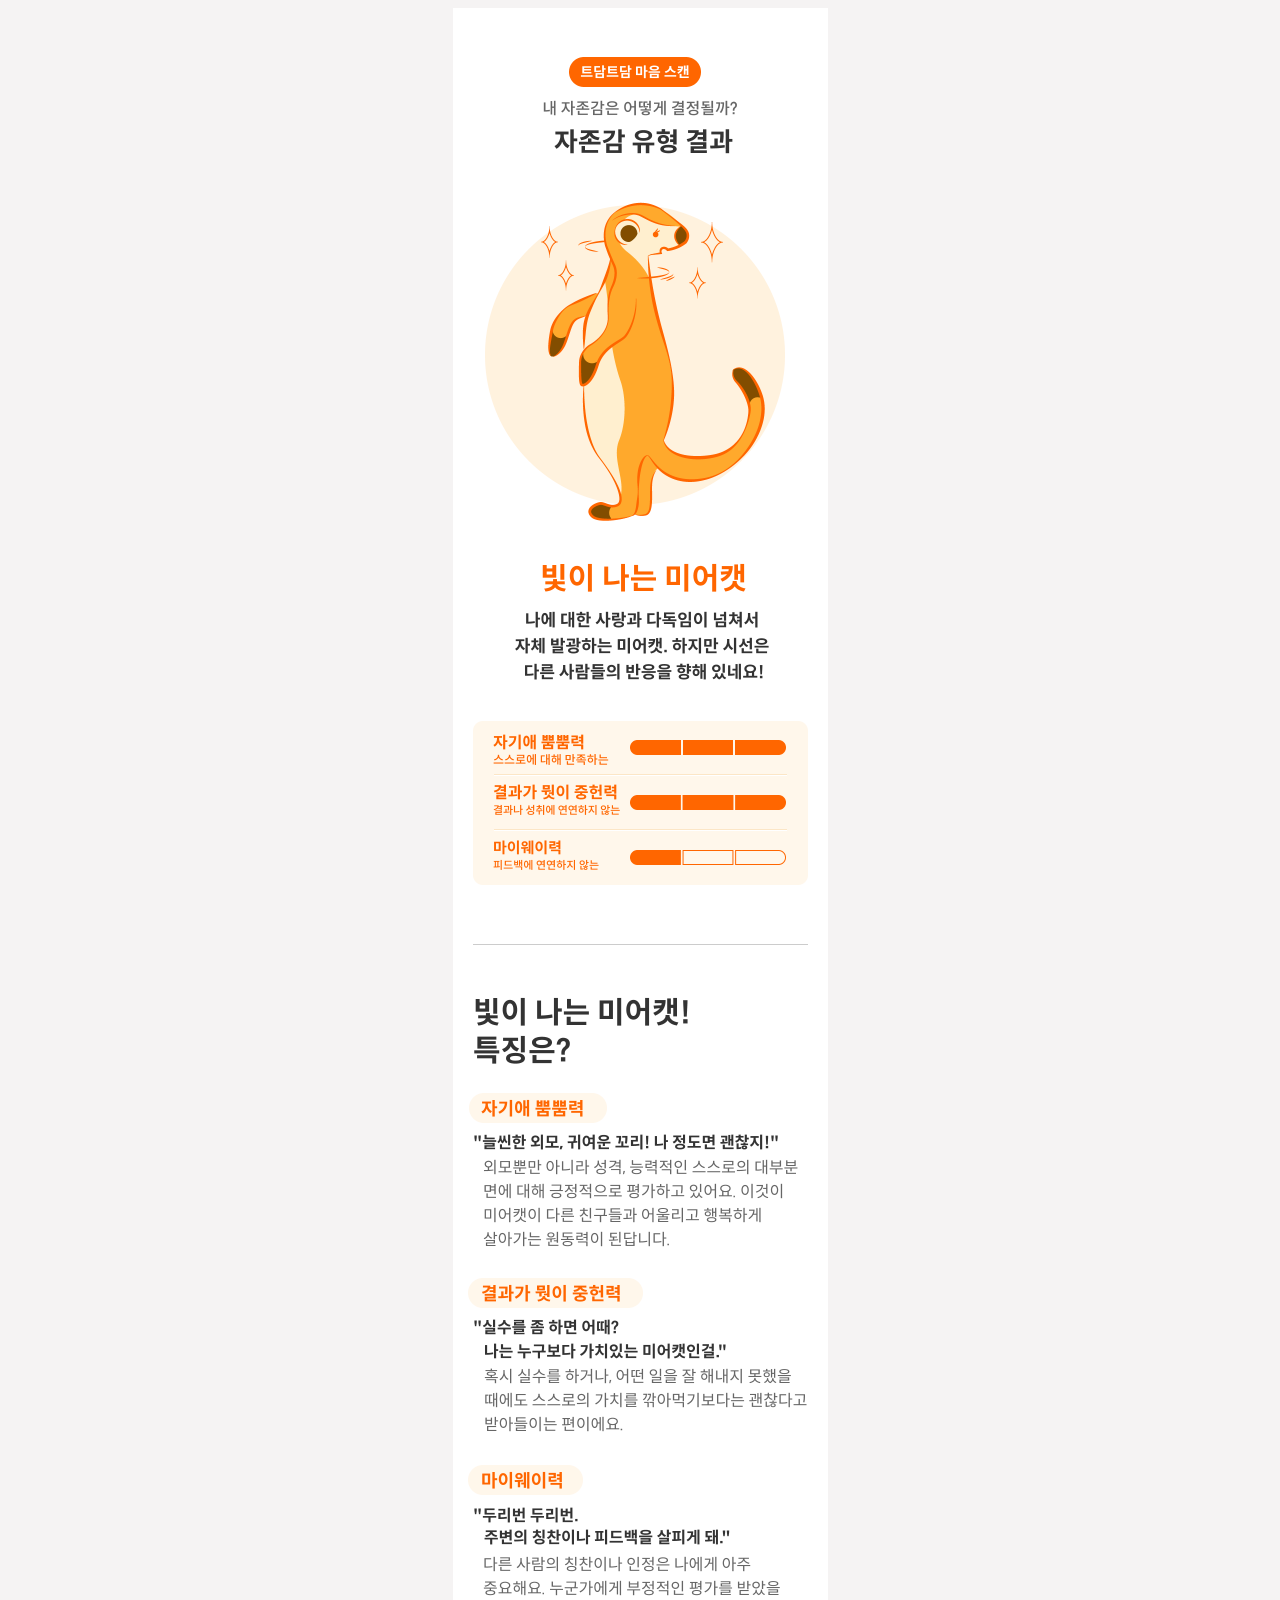
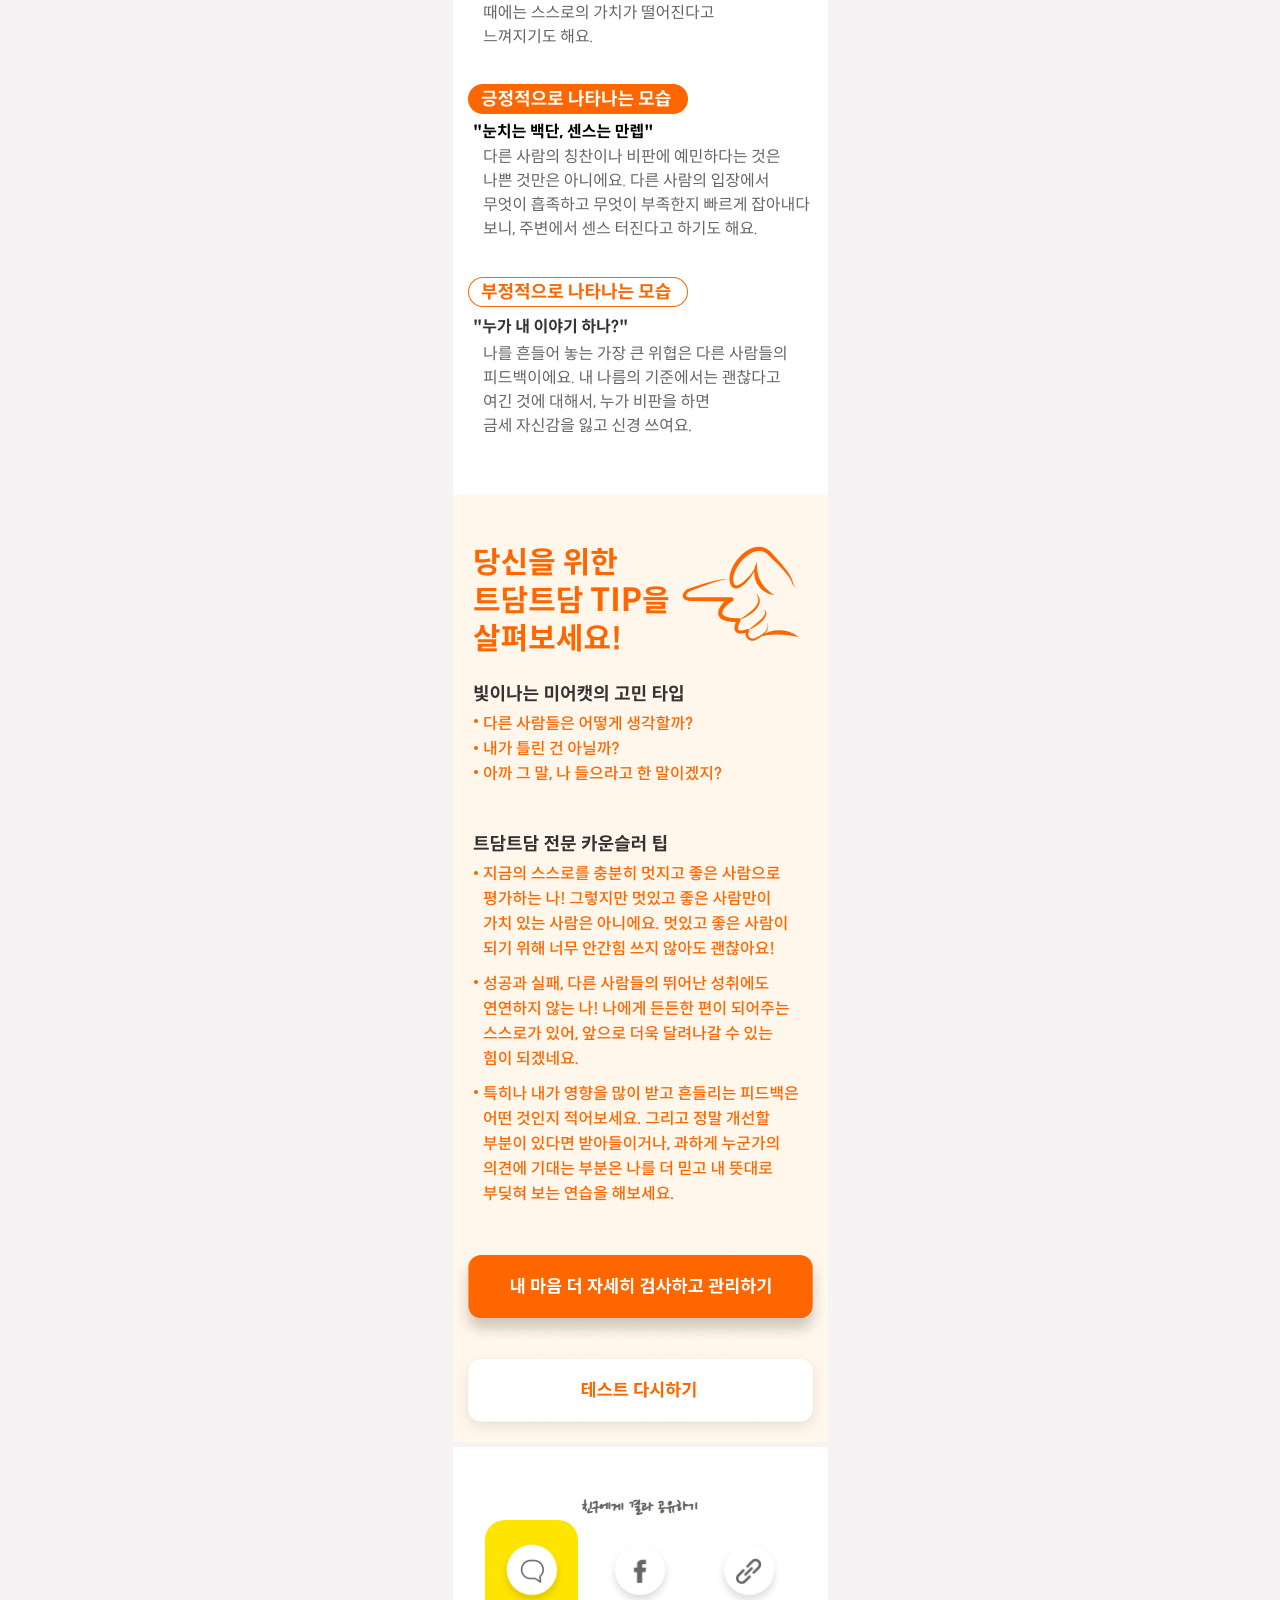
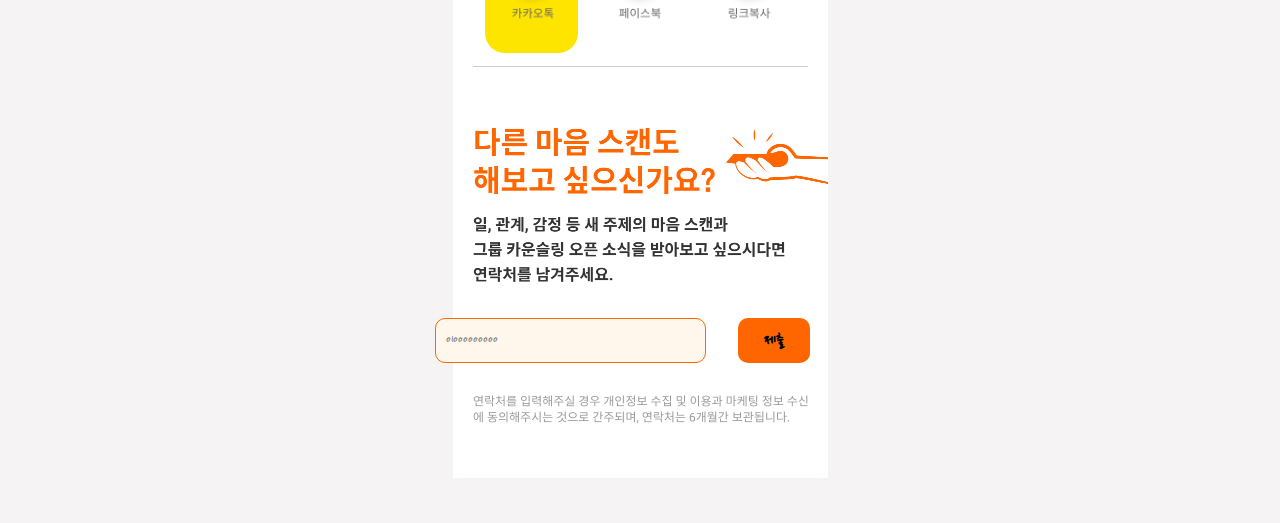
<file: result/Meerkat.html>
<!DOCTYPE html>

<head>
    <meta charset="UTF-8">
    <meta name="viewport" content="width=device-width, initial-scale=1.0">

    <script>
        // facebook
        function shareFacebook() {
            var sendUrl = "https://semi0612.github.io/psytest.github.io/"; // 전달할 URL
            window.open("http://www.facebook.com/sharer/sharer.php?u=" + sendUrl);
        }

        // KakaoTalk Share Script
        Kakao.init('카카오톡 API');
        function shareKatalk() {
            Kakao.Link.sendScrap({
                requestUrl: location.href
            });
        };

        // 링크 복사
        function clip() {

            var url = '';
            var textarea = document.createElement("textarea");
            document.body.appendChild(textarea);
            url = window.document.location.href;
            textarea.value = url;
            textarea.select();
            document.execCommand("copy");
            document.body.removeChild(textarea);
            alert("URL이 복사되었습니다.")
        }
    </script>

    <!-- 파비콘 이미지-->
    <link rel="shortcut icon" href="img/favicon.ico">
    <link rel="apple-touch-icon-precomposed" href="../img/favicon.ico" />


    <title>동물로 알아보는 나의 자존감 유형</title>

    <link href="https://cdn.jsdelivr.net/npm/bootstrap@5.0.0-beta2/dist/css/bootstrap.min.css" rel="stylesheet"
        integrity="sha384-BmbxuPwQa2lc/FVzBcNJ7UAyJxM6wuqIj61tLrc4wSX0szH/Ev+nYRRuWlolflfl" crossorigin="anonymous">
    <link rel="preconnect" href="https://fonts.gstatic.com">
    <link href="https://fonts.googleapis.com/css2?family=Nanum+Pen+Script&display=swap" rel="stylesheet">
    <link rel="stylesheet" href="../css/default.css">
    <link rel="stylesheet" href="../css/main.css">
    <link rel="stylesheet" href="../css/qna.css">
    <link rel="stylesheet" href="../css/animation.css">
    <link rel="stylesheet" href="../css/result.css">
    <link ref="stylesheet" tyle="text/css" href="../css/reset.css">
    <link ref="stylesheet" tyle="text/css" href="../css/style.css">
    <script src="https://developers.kakao.com/sdk/js/kakao.js"></script>
</head>

<body>
    <style>
        div {
            display: block;
        }
    </style>
    <div id="__next">
        <div style="left: 10px; margin: 0px auto; max-width: 800px; right: 10px; top: 70px; z-index: 1060;">
            <div class="page-container">
                <div class="wrapper" style="max-width: 450px; text-align: center; padding: 0; margin: 0 auto; width: 100%;">
                    <div class="maum-scan" style="position: relative; color: red;">
                        <img src="../img/Meerkat.png" width="375px">
                        <div class="button-wrapper" style="position: absolute; bottom: 0px;">
                            <a href="https://trevari.co.kr/TDTD">
                                <input type="image" src="../img/내 마음 더 자세히 알기.png" width="375px">
                            </a>
                            <a href="../index.html">
                                <input type="image" src="../img/테스트 다시하기.png" width="375px">
                            </a>
                        </div>
                    </div>
                    <div class="bottom-common" style="margin-bottom: 40px; position: relative;">
                        <img src="../img/하단 이미지.png" width="375px">
                        <div class="share-wrapper" style="position: absolute; width: 100%; top: 50px;">
                            <div class="share-title" style="margin-bottom: 10px; color: rgb(102, 102, 102); font-size: 18px; font-weight: bold;">
                                친구에게 결과 공유하기
                                <div class="share-types" style="display: flex; justify-content: space-between; padding: 0px 70px;">
                                    <div class="kakao" style="cursor: pointer; color: rgb(153, 153, 153); font-size: 12px; width: 30%;">
                                        <div class="sns-go">
                                            <a href="javascript:shareKatalk()"><img src="../img/sns_ka.png" width="70" alt="카카오톡 공유하기"></a>
                                        </div>
                                    </div>
                                    <div class="fb" style="cursor: pointer; color: rgb(153, 153, 153); font-size: 12px; width: 30%;">
                                        <div class="sns-go">
                                            <a href="#" onclick="javascript:shareFacebook();" target="_blank" alt="Share on Facebook"><img
                                                src="../img/sns_face.png" width="70" alt="페이스북 공유하기"></a>
                                        </div>
                                    </div>
                                    <div class="link" style="cursor: pointer; color: rgb(153, 153, 153); font-size: 12px; width: 30%;">
                                        <div class="sns-go">
                                            <a href="#" onclick="clip(); return false;" alt="Share"><img src="../img/링크 복사.png" width="70"
                                                alt="링크 복사하기"></a>
                                        </div>
                                    </div>
                                </div>
                            </div>
                        </div>
                        <div class="subscribe" style="position: absolute; width: 375px; bottom: 120px; padding: 0px 20px;">
                            <form class="form" style="display: flex; justify-content: space-between; height: 45px;">
                                <input type="text" placeholder="01000000000" class="telinput" style="background-color: rgb(255, 247, 235); border: 1px solid rgb(255, 102, 0); border-radius: 10px; margin-right: 8px; width: 257px; padding-left: 10px;">
                                <button class="btn btn-secondary btn-lg" style="background-color: rgb(255, 102, 0); border: rgb(255, 255, 255); border-radius: 10px; font-size: 17px; font-weight: bold; width: 72px;">
                                    제출
                                </button>
                            </form>
                        </div>
                    </div>
                </div>
            </div>
        </div>
    </div>
</body>
</file>
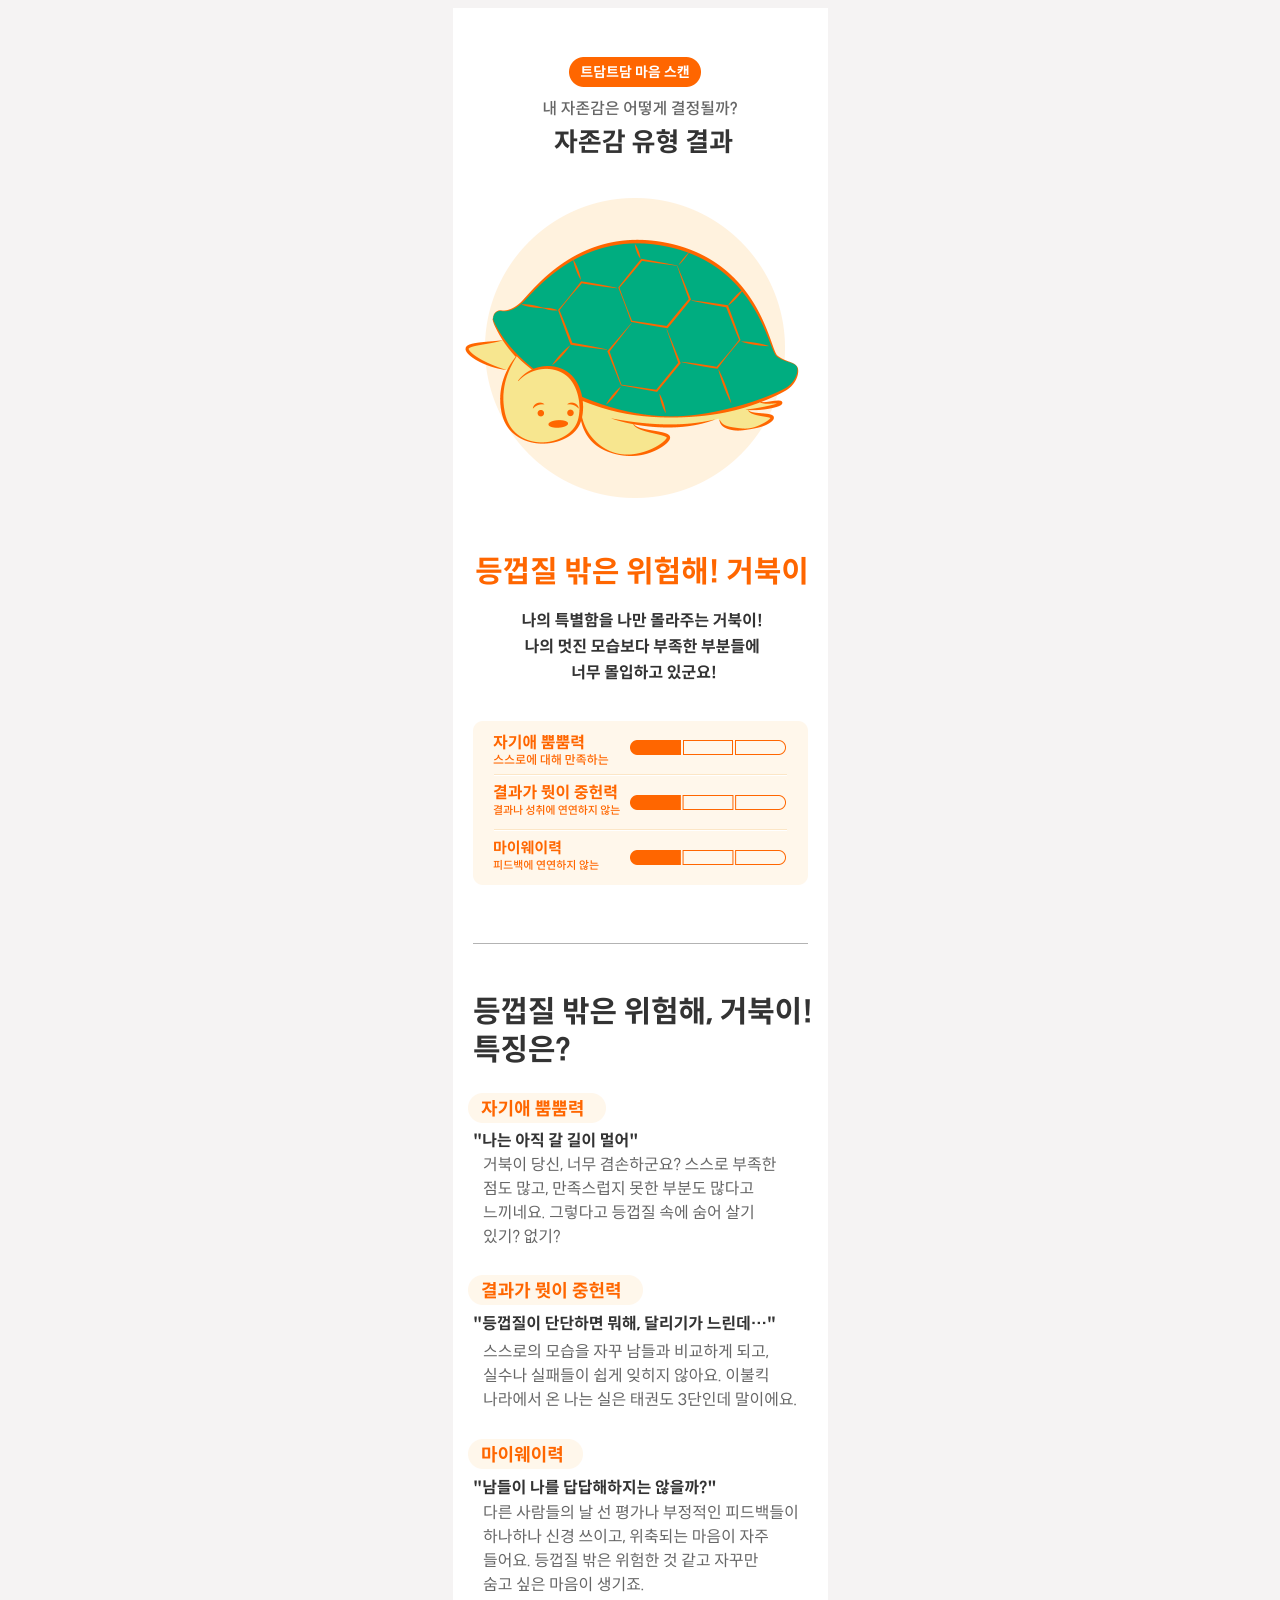
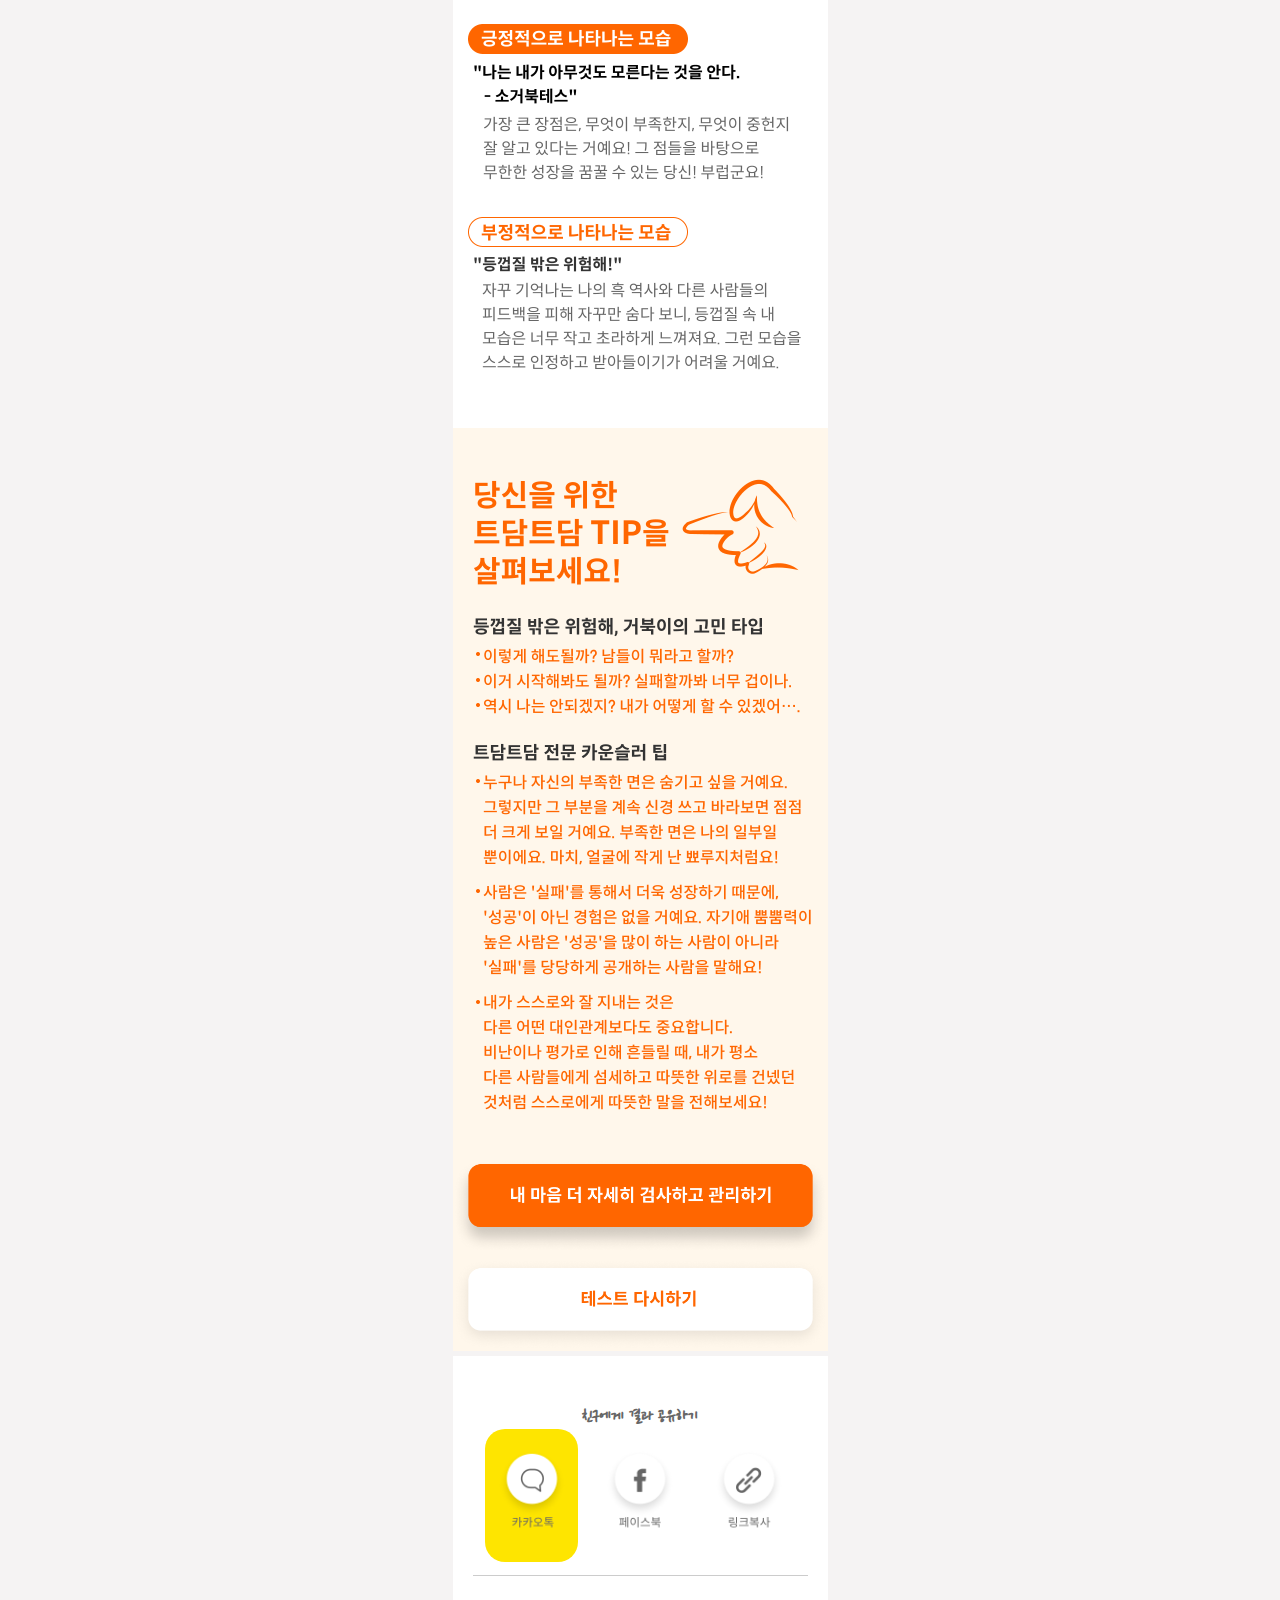
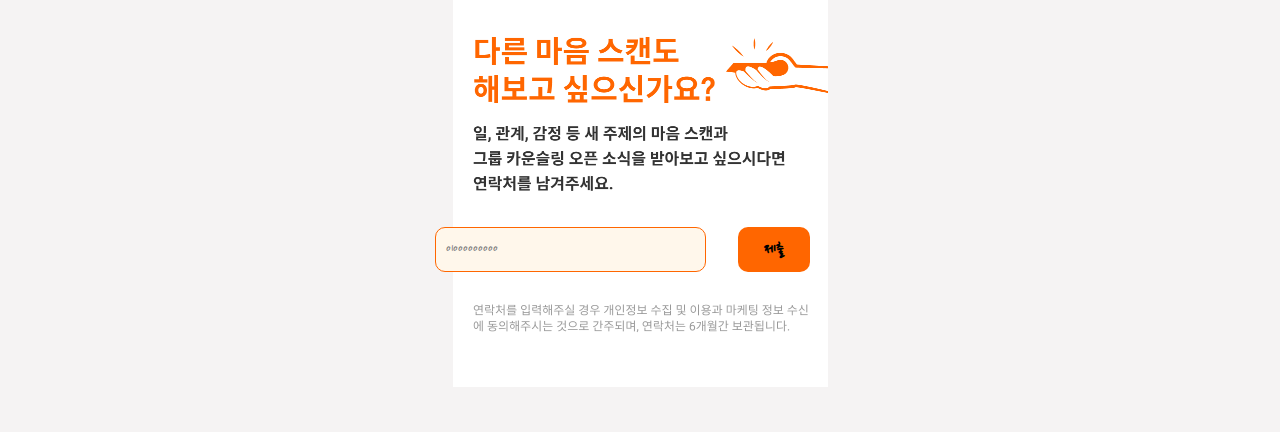
<file: result/Turtle.html>
<!DOCTYPE html>

<head>
    <meta charset="UTF-8">
    <meta name="viewport" content="width=device-width, initial-scale=1.0">

    <script>
        // facebook
        function shareFacebook() {
            var sendUrl = "https://semi0612.github.io/psytest.github.io/"; // 전달할 URL
            window.open("http://www.facebook.com/sharer/sharer.php?u=" + sendUrl);
        }

        // KakaoTalk Share Script
        Kakao.init('카카오톡 API');
        function shareKatalk() {
            Kakao.Link.sendScrap({
                requestUrl: location.href
            });
        };

        // 링크 복사
        function clip() {

            var url = '';
            var textarea = document.createElement("textarea");
            document.body.appendChild(textarea);
            url = window.document.location.href;
            textarea.value = url;
            textarea.select();
            document.execCommand("copy");
            document.body.removeChild(textarea);
            alert("URL이 복사되었습니다.")
        }
    </script>

    <!-- 파비콘 이미지-->
    <link rel="shortcut icon" href="img/favicon.ico">
    <link rel="apple-touch-icon-precomposed" href="../img/favicon.ico" />


    <title>동물로 알아보는 나의 자존감 유형</title>

    <link href="https://cdn.jsdelivr.net/npm/bootstrap@5.0.0-beta2/dist/css/bootstrap.min.css" rel="stylesheet"
        integrity="sha384-BmbxuPwQa2lc/FVzBcNJ7UAyJxM6wuqIj61tLrc4wSX0szH/Ev+nYRRuWlolflfl" crossorigin="anonymous">
    <link rel="preconnect" href="https://fonts.gstatic.com">
    <link href="https://fonts.googleapis.com/css2?family=Nanum+Pen+Script&display=swap" rel="stylesheet">
    <link rel="stylesheet" href="../css/default.css">
    <link rel="stylesheet" href="../css/main.css">
    <link rel="stylesheet" href="../css/qna.css">
    <link rel="stylesheet" href="../css/animation.css">
    <link rel="stylesheet" href="../css/result.css">
    <link ref="stylesheet" tyle="text/css" href="../css/reset.css">
    <link ref="stylesheet" tyle="text/css" href="../css/style.css">
    <script src="https://developers.kakao.com/sdk/js/kakao.js"></script>
</head>

<body>
    <style>
        div {
            display: block;
        }
    </style>
    <div id="__next">
        <div style="left: 10px; margin: 0px auto; max-width: 800px; right: 10px; top: 70px; z-index: 1060;">
            <div class="page-container">
                <div class="wrapper" style="max-width: 450px; text-align: center; padding: 0; margin: 0 auto; width: 100%;">
                    <div class="maum-scan" style="position: relative; color: red;">
                        <img src="../img/Turtle.png" width="375px">
                        <div class="button-wrapper" style="position: absolute; bottom: 0px;">
                            <a href="https://trevari.co.kr/TDTD">
                                <input type="image" src="../img/내 마음 더 자세히 알기.png" width="375px">
                            </a>
                            <a href="../index.html">
                                <input type="image" src="../img/테스트 다시하기.png" width="375px">
                            </a>
                        </div>
                    </div>
                    <div class="bottom-common" style="margin-bottom: 40px; position: relative;">
                        <img src="../img/하단 이미지.png" width="375px">
                        <div class="share-wrapper" style="position: absolute; width: 100%; top: 50px;">
                            <div class="share-title" style="margin-bottom: 10px; color: rgb(102, 102, 102); font-size: 18px; font-weight: bold;">
                                친구에게 결과 공유하기
                                <div class="share-types" style="display: flex; justify-content: space-between; padding: 0px 70px;">
                                    <div class="kakao" style="cursor: pointer; color: rgb(153, 153, 153); font-size: 12px; width: 30%;">
                                        <div class="sns-go">
                                            <a href="javascript:shareKatalk()"><img src="../img/sns_ka.png" width="70" alt="카카오톡 공유하기"></a>
                                        </div>
                                    </div>
                                    <div class="fb" style="cursor: pointer; color: rgb(153, 153, 153); font-size: 12px; width: 30%;">
                                        <div class="sns-go">
                                            <a href="#" onclick="javascript:shareFacebook();" target="_blank" alt="Share on Facebook"><img
                                                src="../img/sns_face.png" width="70" alt="페이스북 공유하기"></a>
                                        </div>
                                    </div>
                                    <div class="link" style="cursor: pointer; color: rgb(153, 153, 153); font-size: 12px; width: 30%;">
                                        <div class="sns-go">
                                            <a href="#" onclick="clip(); return false;" alt="Share"><img src="../img/링크 복사.png" width="70"
                                                alt="링크 복사하기"></a>
                                        </div>
                                    </div>
                                </div>
                            </div>
                        </div>
                        <div class="subscribe" style="position: absolute; width: 375px; bottom: 120px; padding: 0px 20px;">
                            <form class="form" style="display: flex; justify-content: space-between; height: 45px;">
                                <input type="text" placeholder="01000000000" class="telinput" style="background-color: rgb(255, 247, 235); border: 1px solid rgb(255, 102, 0); border-radius: 10px; margin-right: 8px; width: 257px; padding-left: 10px;">
                                <button class="btn btn-secondary btn-lg" style="background-color: rgb(255, 102, 0); border: rgb(255, 255, 255); border-radius: 10px; font-size: 17px; font-weight: bold; width: 72px;">
                                    제출
                                </button>
                            </form>
                        </div>
                    </div>
                </div>
            </div>
        </div>
    </div>
</body>
</file>
<file: css/default.css>
body{
    background-color: #f5f3f3;
  }
  
  *{
    font-family: 'Nanum Pen Script', cursive;
  }
</file>
<file: css/main.css>
#main{
    background-color: rgb(255, 255, 255);
    width: 80%;
    text-align: center;
    border-radius: 20px;
    display: block;
  }
  
  p{
    font-size: 50px;
  }

  #testImg{
    position : relative;
    width: 700px;
    height: 350px;
  }
  
  button.btn1 {
    position: absolute;
    top: 170px;
    left : 35px; 
  }

  /*SNS 공유*/
.sns-go {text-align:center; padding: 20px 0;}
.sns-go li {display:inline-block; margin: 0 5px; }
.sns-go li img {border-radius:50%;}
</file>
<file: css/qna.css>
#qna {
    display: none;
    width: 60%;
    text-align: center;
    border-radius: 20px;
  }
  
  .qBox {
    background-color: whitesmoke;
    text-align: center;
    border-radius: 20px;
    font-size: 24px;
    width: 441px;
  }
  
  .answerList {
    background-color: whitesmoke;
    border-radius: 20px;
    display: block;
    width: 80%;
    border: 0px;
    font-size: 20px;
  }
  
  .answerList:hover, .answerList:focus {
    background-color: pink;
    color: whitesmoke;
  }
  
  .status {
    height: 20px;
    width: 80%;
    background-color: white;
    border-radius: 20px;
  }
  
  .button1{
    background-image: url('../img/1.png');
  }

  .button2{
    background-image: url('../img/2.png');
  }

  .button3{
    background-image: url('../img/3.png');
  }

  .button4{
    background-image: url('../img/4.png');
  }

  .button5{
    background-image: url('../img/5.png');
  }

  .statusBar {
    height: 100%;
    border-radius: 20px;
    /* Permalink - use to edit and share this gradient: https://colorzilla.com/gradient-editor/#febbbb+0,fe9090+52,ff5c5c+100;Red+3D+%231 */
    background: #febbbb;
    /* Old browsers */
    background: -moz-linear-gradient(top, #febbbb 0%, #fe9090 52%, #ff5c5c 100%);
    /* FF3.6-15 */
    background: -webkit-linear-gradient(top, #febbbb 0%, #fe9090 52%, #ff5c5c 100%);
    /* Chrome10-25,Safari5.1-6 */
    background: linear-gradient(to bottom, #febbbb 0%, #fe9090 52%, #ff5c5c 100%);
    /* W3C, IE10+, FF16+, Chrome26+, Opera12+, Safari7+ */
    filter: progid:DXImageTransform.Microsoft.gradient(startColorstr='#febbbb', endColorstr='#ff5c5c', GradientType=0);
    /* IE6-9 */
  }
</file>
<file: css/animation.css>
@keyframes fadeIn {
  from { opacity: 0; }
  to { opacity: 1; }
}

@keyframes fadeOut {
  from { opacity: 1; }
  to { opacity: 0; }
}

@-webkit-keyframes fadeIn {
  from { opacity: 0; }
  to { opacity: 1; }
}

@-webkit-keyframes fadeOut {
  from { opacity: 1; }
  to { opacity: 0; }
}

.fadeIn{
  animation: fadeIn;
  animation-duration: 0.5s;
}

.fadeOut{
  animation: fadeOut;
  animation-duration: 0.5s;
}
</file>
<file: css/result.css>
#result{
    display: none;
    width: 80%;
    text-align: center;
    border-radius: 20px;
  }
  
  #shareResult{
    width: 80%;
    text-align: center;
    border-radius: 20px;
  }
  
  .resultname{
    font-size: 26px;
  }
  
  .resultDesc{
    font-size: 20px;
  }
  
  .kakao{
    background-color: #FEE500;
    font-size: 20px;
    border: 0px;
    border-radius: 20px;
  }
  
  .kakao:hover, .kakao:focus {
    background-color: whitesmoke;
    color: #FEE500;
  }
  
  .gohome{
    color: white;
    background-color: pink;
    font-size: 20px;
    border: 0px;
    border-radius: 20px;
  }
  
  .gohome:hover, .gohome:focus {
    background-color: whitesmoke;
    color: pink;
  }
</file>
<file: css/style.css>
body{
    background-color: #ffffff;
  }

  *{
    font-family: 'Nanum Pen Script', cursive;
  }

#main{
    background-color: rgb(255, 255, 255);
    width: 80%;
    text-align: center;
    border-radius: 20px;
    display: block;
  }
  
  p{
    font-size: 50px;
  }

  #testImg{
    position : relative;
    width: 700px;
    height: 350px;
  }
  
  button.btn1 {
    position: absolute;
    top: 170px;
    left : 35px; 
  }

  /*SNS 공유*/
.sns-go {text-align:center; padding: 20px 0;}
.sns-go li {display:inline-block; margin: 0 5px; }
.sns-go li img {border-radius:50%;}
</file>
<file: css/form.css>
@font-face {
    font-family: 'GmarketSansBold';
    src: url('https://cdn.jsdelivr.net/gh/projectnoonnu/noonfonts_2001@1.1/GmarketSansBold.woff') format('woff');
    font-weight: normal;
    font-style: normal;
}

@font-face {
    font-family: 'NEXON Lv1 Gothic OTF';
    src: url('https://cdn.jsdelivr.net/gh/projectnoonnu/noonfonts_20-04@2.1/NEXON Lv1 Gothic OTF.woff') format('woff');
    font-weight: normal;
    font-style: normal;
}

body {
    background-color: #FAF1BE;
    color: #000;
    overflow: hidden;
    font-family: "NEXON Lv1 Gothic OTF";
}

#survey {
    display: flex;
    justify-content: center;
    width: 441px;
    margin-top: 50px;
}

.test {
    max-width: 600px;
    height: 100vh;
}

[type=radio]{
    position: absolute;
    opacity: 0;
    width: 0;
    height: 0;
}

.wrapper {
    max-height: 500px;
    width: 441px;
    padding-right: 18px;
    box-sizing: border-box;
    display: inline-block;
    overflow-y: auto;
}

.question_container {
    display: flex;
    flex-direction: column;
    align-items: center;
    font-size: 60px;
    line-height: 1.3;
    padding-bottom: 30px;
}

.question_container .number {
    padding-bottom: 30px;
}

.question_container .question {
    font-family: "GmarketSansBold";
}

.answer {
    font-size: 47px;
    line-height: 1.3;
    padding-bottom: 30px;
}

.answer div {
    padding-bottom: 15px;
}

.answer input {
    cursor: pointer;
}

.btn_wrap {
    display: flex;
    justify-content: center;
}

.btn_sort {
    justify-content: space-between;
}

button, .submit_btn {
    width: 100px;
    height: 40px;
    padding: 5px;
    border-style: none;
    border-radius: 10px;
    font-family: "NEXON Lv1 Gothic OTF";
    font-size: 50px;
    background-color: #7F47DD;
    color: #fff;
    cursor: pointer;
}



button:hover, .submit_btn:hover {
    color: #7F47DD;
    background-color: #fff;
}
</file>
